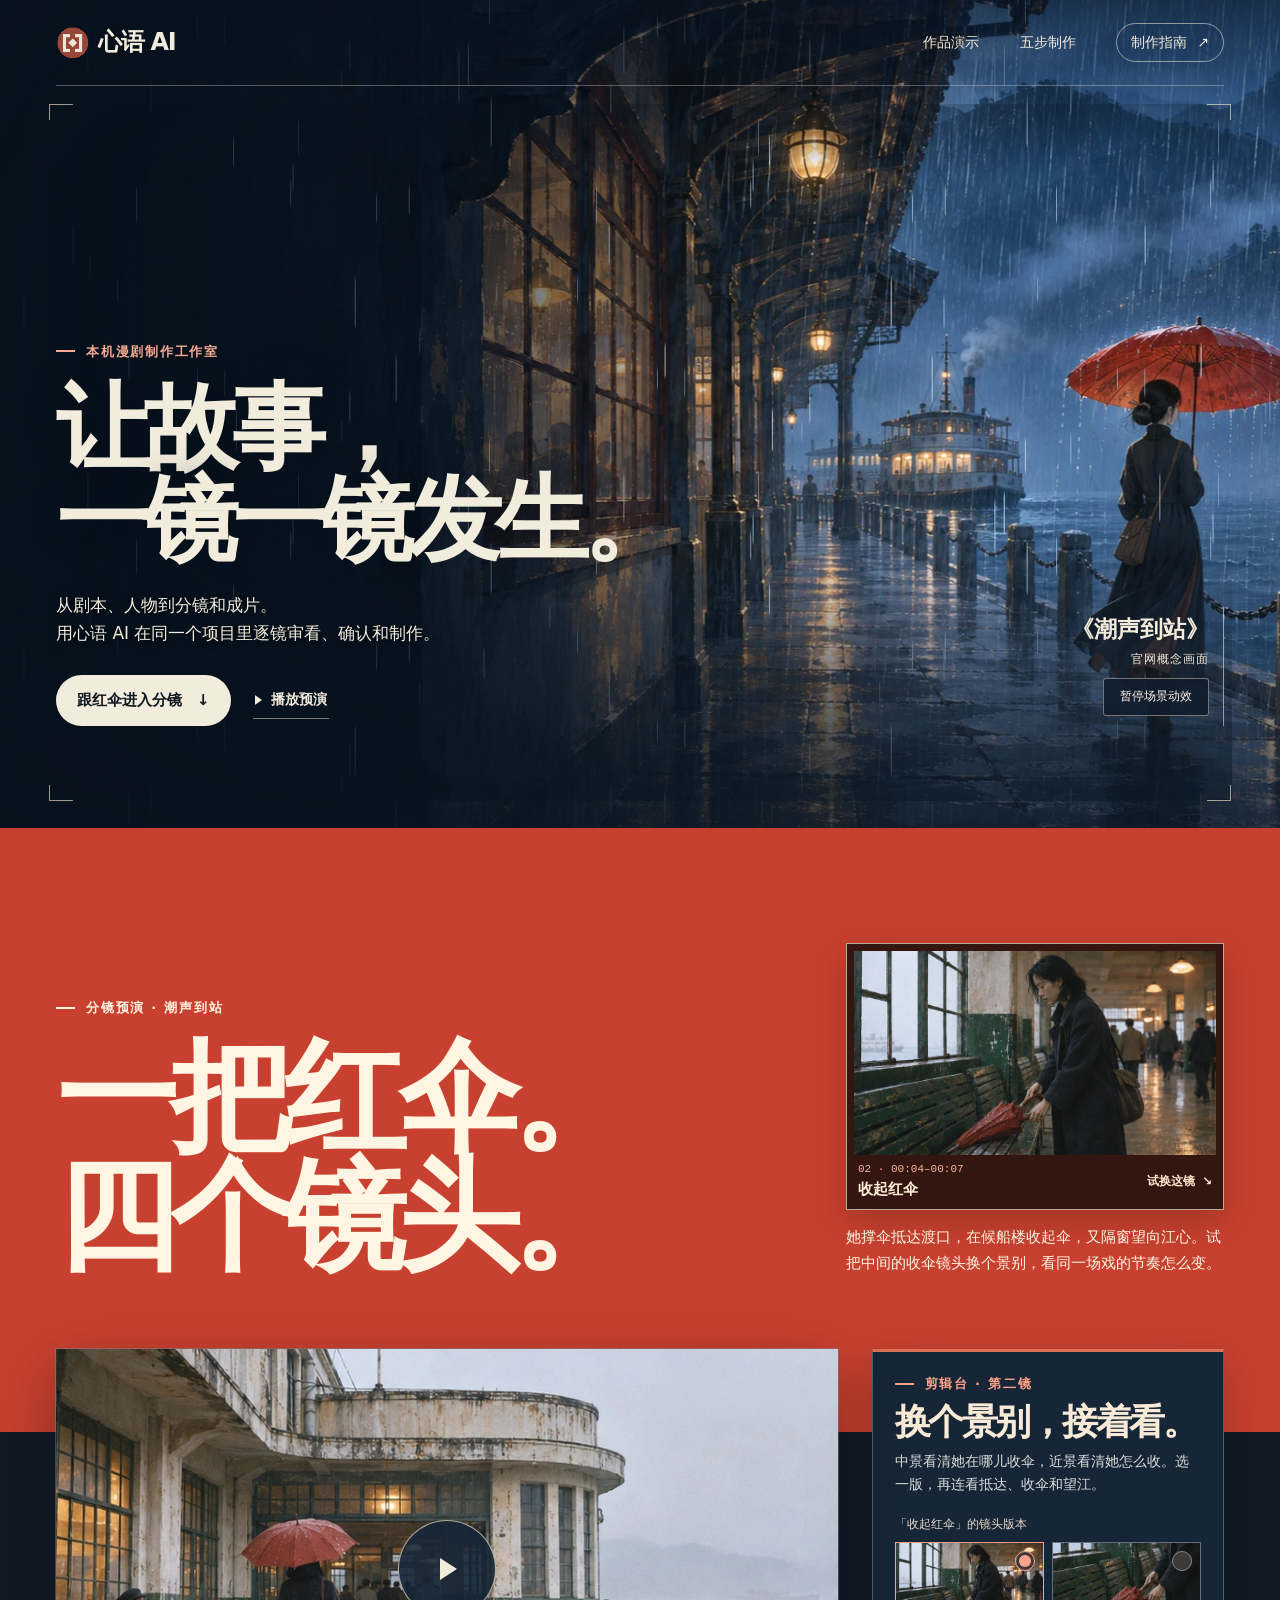
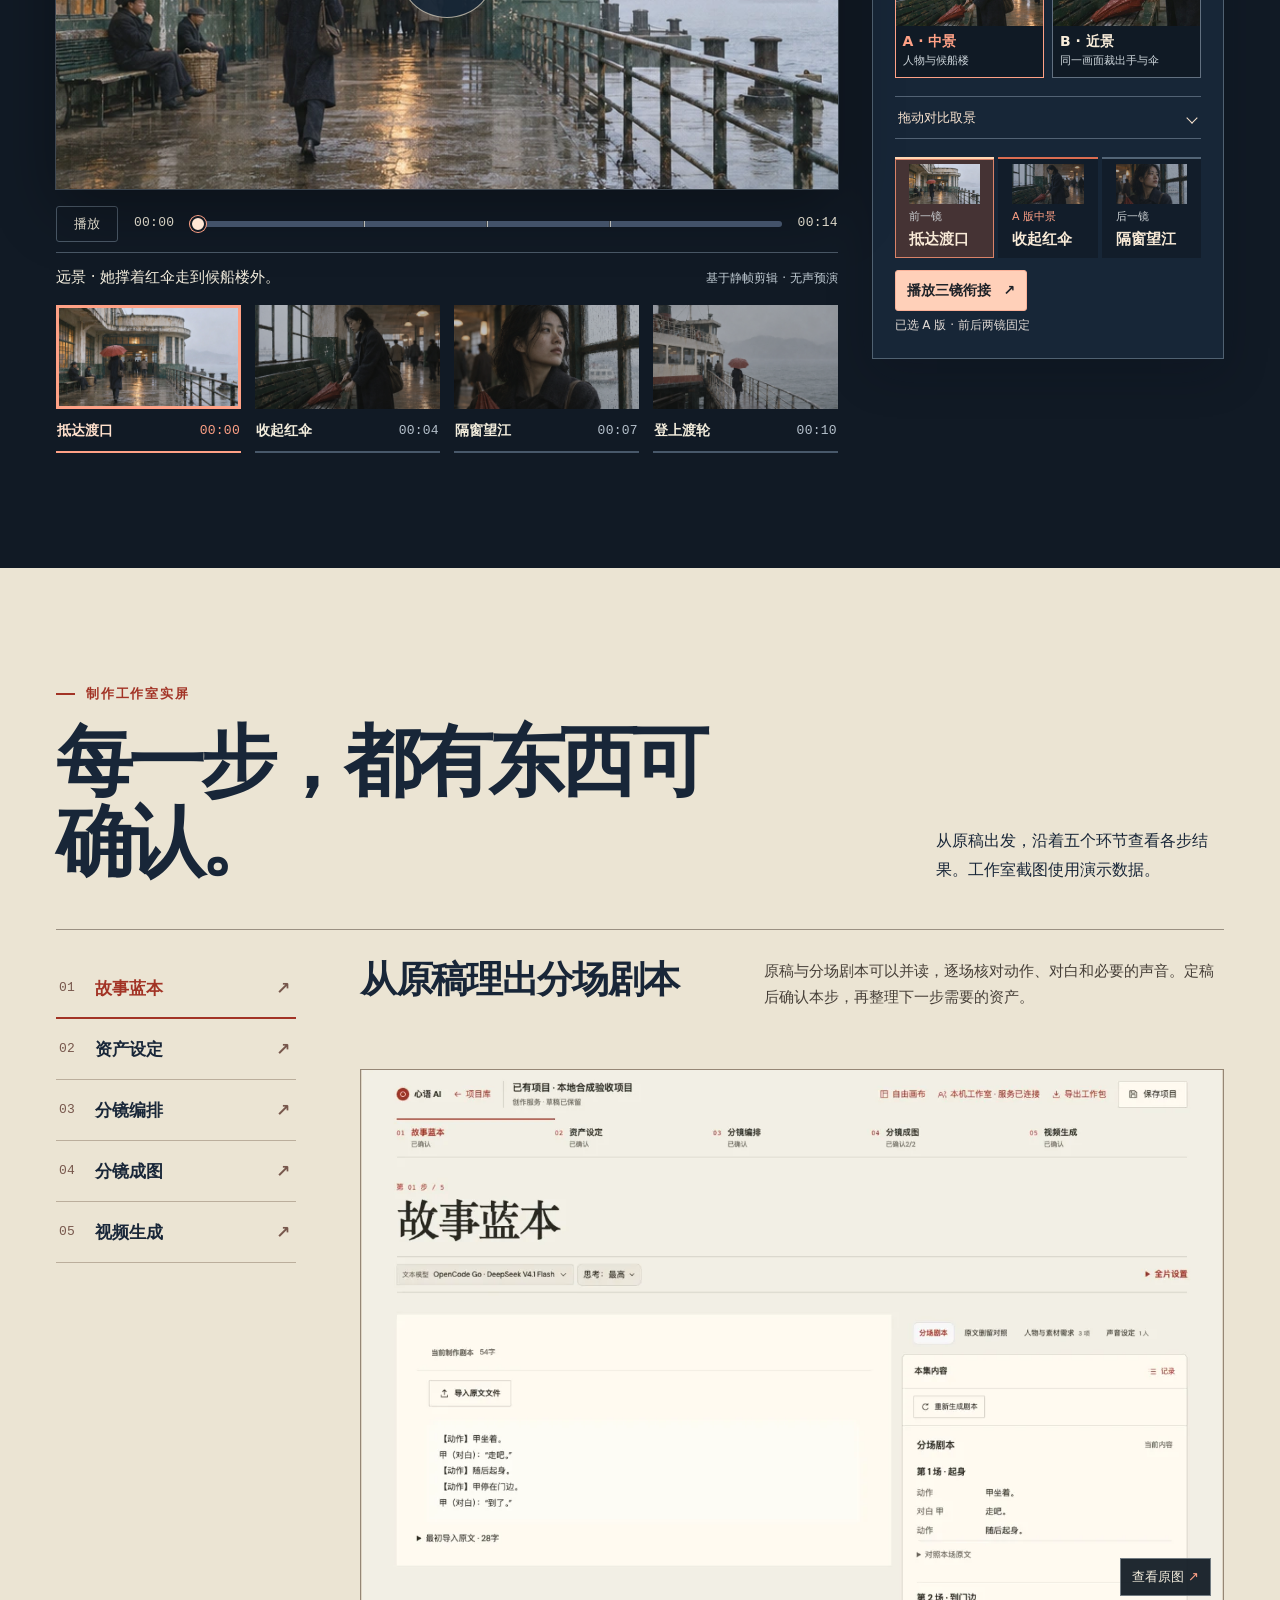
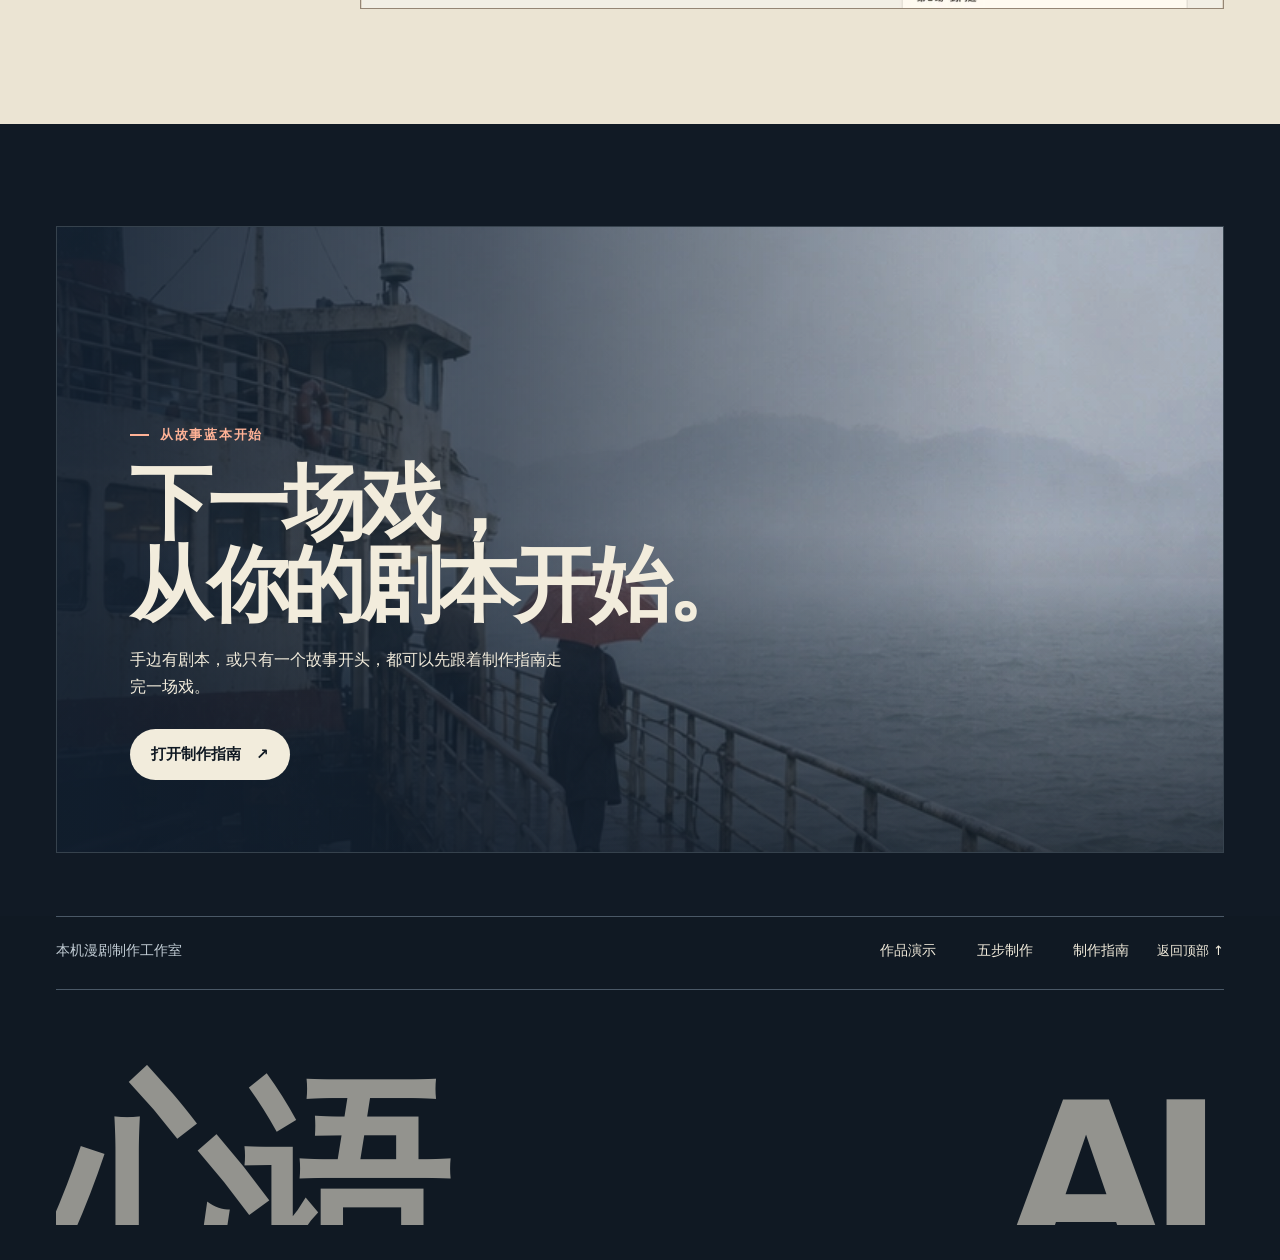
<file: index.html>
<!doctype html>
<html lang="zh-CN">
<head>
  <meta charset="utf-8">
  <meta name="viewport" content="width=device-width, initial-scale=1">
  <meta name="theme-color" content="#101923">
  <meta name="description" content="心语 AI 是本机运行的漫剧制作工作室。从剧本、资产和分镜开始，逐镜确认，合成成片。">
  <meta property="og:type" content="website">
  <meta property="og:title" content="心语 AI · 漫剧制作工作室">
  <meta property="og:description" content="从剧本到成片，逐镜确认。看《潮声到站》分镜预演和五步制作实屏。">
  <meta property="og:url" content="https://www.ss0100.com/">
  <meta property="og:image" content="https://www.ss0100.com/assets/new/cover.webp">
  <link rel="canonical" href="https://www.ss0100.com/">
  <link rel="icon" href="assets/new/mark.png" type="image/png">
  <link rel="stylesheet" href="assets/new/site.css?v=polish">
  <link rel="stylesheet" href="assets/new/scene-motion.css?v=polish">
  <link rel="stylesheet" href="assets/new/reel-motion.css">
  <link rel="stylesheet" href="assets/new/umbrella-relay.css?v=polish">
  <link rel="stylesheet" href="assets/new/edit-lab.css?v=polish">
  <link rel="stylesheet" href="assets/new/screening-deck.css?v=polish">
  <script defer src="assets/new/site.js?v=polish"></script>
  <script defer src="assets/new/scene-motion.js?v=polish"></script>
  <script defer src="assets/new/reel-motion.js?v=continuity"></script>
  <script defer src="assets/new/umbrella-relay.js?v=polish"></script>
  <script defer src="assets/new/edit-lab.js?v=polish"></script>
  <script defer src="assets/new/framing-demo.js"></script>
  <title>心语 AI · 漫剧制作工作室</title>
</head>
<body id="top">
  <a class="skip" href="#main">跳到正文</a>
  <header class="masthead wrap">
    <a class="brand" href="#top"><img src="assets/new/mark.png" width="33" height="33" alt="">心语 AI</a>
    <nav aria-label="主导航">
      <a href="#screening">作品演示</a>
      <a href="#workbench">五步制作</a>
      <a class="nav-guide" href="guide.html">制作指南 <span aria-hidden="true">↗</span></a>
    </nav>
  </header>

  <main id="main">
    <section class="hero" aria-labelledby="hero-title">
      <div class="hero-art">
        <img src="assets/new/cover.webp" width="1672" height="941" fetchpriority="high" alt="">
        <div class="weather-rain" aria-hidden="true"></div>
      </div>
      <div class="viewfinder" aria-hidden="true"></div>
      <div class="wrap hero-inner">
        <div class="hero-copy">
          <p class="eyebrow">本机漫剧制作工作室</p>
          <h1 id="hero-title"><span>让故事，</span><span>一镜一镜发生。</span></h1>
          <p>从剧本、人物到分镜和成片。<br class="wide">用心语 AI 在同一个项目里逐镜审看、确认和制作。</p>
          <div class="hero-actions">
            <a class="pill hero-play" href="#screening">跟红伞进入分镜 <span aria-hidden="true">↓</span></a>
            <a class="hero-watch" data-start href="#preview"><span class="play-icon" aria-hidden="true"></span>播放预演</a>
          </div>
        </div>
        <div class="hero-caption">
          <span>《潮声到站》</span><small>官网概念画面</small>
          <button id="scene-motion-toggle" type="button" hidden>暂停场景动效</button>
        </div>
      </div>
    </section>

    <section class="screening" id="screening" aria-labelledby="screening-title">
      <div class="red-intro">
        <div class="wrap story-intro">
          <div><p class="eyebrow">分镜预演 · 潮声到站</p><h2 id="screening-title">一把红伞。<br>四个镜头。</h2></div>
          <div class="relay-aside">
            <a class="relay-shot" href="#cut-editor">
              <span class="relay-still"><img src="assets/new/umbrella.webp" width="832" height="468" alt="候船楼里，她低头收起红伞"></span>
              <span class="relay-caption"><span><small>02 · 00:04–00:07</small><strong>收起红伞</strong></span><b>试换这镜 <span aria-hidden="true">↘</span></b></span>
            </a>
            <p>她撑伞抵达渡口，在候船楼收起伞，又隔窗望向江心。试把中间的收伞镜头换个景别，看同一场戏的节奏怎么变。</p>
          </div>
        </div>
      </div>
      <div class="wrap theater" id="preview">
        <div class="screening-deck">
          <div class="screening-player">
            <div class="projection">
              <video id="animatic" width="960" height="540" controls muted playsinline preload="metadata" poster="assets/new/arrival.webp" aria-label="潮声到站，无声分镜预演">
                <source src="assets/new/tide-animatic.mp4" type="video/mp4">
              </video>
              <canvas id="switch-frame" width="960" height="540" aria-hidden="true" hidden></canvas>
              <button id="screen-play" class="screen-play" type="button" aria-label="播放分镜预演" hidden><span class="play-icon" aria-hidden="true"></span></button>
            </div>
            <div class="transport" id="transport" hidden>
              <button type="button" id="play" class="control">播放</button>
              <span id="elapsed" class="timecode">00:00</span>
              <input type="range" id="seek" min="0" max="14" step="0.01" value="0" aria-label="定位分镜预演时间">
              <span id="duration" class="timecode">00:14</span>
            </div>
            <div class="reel-notes">
              <p id="frame-detail">远景 · 她撑着红伞走到候船楼外。</p>
              <p id="media-status" role="status">基于静帧剪辑 · 无声预演</p>
            </div>
            <div class="reel" aria-label="分镜章节">
              <button class="shot" data-shot="0" type="button" aria-pressed="true"><img src="assets/new/arrival.webp" width="832" height="468" loading="lazy" alt=""><span><strong>抵达渡口</strong><time datetime="PT0S">00:00</time></span></button>
              <button class="shot" data-shot="1" type="button" aria-pressed="false"><img src="assets/new/umbrella.webp" width="832" height="468" loading="lazy" alt=""><span><strong>收起红伞</strong><time datetime="PT4S">00:04</time></span></button>
              <button class="shot" data-shot="2" type="button" aria-pressed="false"><img src="assets/new/waiting.webp" width="832" height="468" loading="lazy" alt=""><span><strong>隔窗望江</strong><time datetime="PT7S">00:07</time></span></button>
              <button class="shot" data-shot="3" type="button" aria-pressed="false"><img src="assets/new/gangway.webp" width="832" height="468" loading="lazy" alt=""><span><strong>登上渡轮</strong><time datetime="PT10S">00:10</time></span></button>
            </div>
          </div>
          <section class="cut-lab" id="cut-editor" aria-labelledby="cut-title" data-take="a" hidden>
            <div class="cut-heading">
              <div>
                <p class="eyebrow">剪辑台 · 第二镜</p>
                <h3 id="cut-title">换个景别，接着看。</h3>
              </div>
              <p>中景看清她在哪儿收伞，近景看清她怎么收。选一版，再连看抵达、收伞和望江。</p>
            </div>
            <fieldset class="cut-options">
              <legend>「收起红伞」的镜头版本</legend>
              <label class="cut-option">
                <input type="radio" name="umbrella-take" value="a" checked>
                <img width="832" height="468" loading="lazy" src="assets/new/umbrella.webp" alt="">
                <span class="cut-option-text"><b>A · 中景</b><small>人物与候船楼</small></span>
              </label>
              <label class="cut-option">
                <input type="radio" name="umbrella-take" value="b">
                <img width="832" height="468" loading="lazy" src="assets/new/umbrella-detail.webp" alt="">
                <span class="cut-option-text"><b>B · 近景</b><small>同一画面裁出手与伞</small></span>
              </label>
            </fieldset>
            <details class="framing-demo">
              <summary>拖动对比取景</summary>
              <div class="framing-picture">
                <img width="832" height="468" src="assets/new/umbrella.webp" loading="lazy" alt="">
                <img width="832" height="468" src="assets/new/umbrella-detail.webp" loading="lazy" alt="">
                <span class="framing-label framing-left" aria-hidden="true">A 中景</span>
                <span class="framing-label framing-right" aria-hidden="true">B 近景</span>
                <span class="framing-line" aria-hidden="true"><b>‹ ›</b></span>
                <input type="range" min="0" max="100" value="50" step="1" aria-label="调整中景与近景的分界" aria-valuetext="中景占 50%，近景占 50%">
              </div>
            </details>
            <div class="cut-result">
              <ol class="cut-route" aria-label="三镜衔接">
                <li data-cut-phase="0"><img width="832" height="468" src="assets/new/arrival.webp" loading="lazy" alt=""><span>前一镜</span><b>抵达渡口</b></li>
                <li data-cut-phase="1" data-editable><img width="832" height="468" src="assets/new/umbrella.webp" loading="lazy" alt=""><span id="cut-take-label">A 版中景</span><b>收起红伞</b></li>
                <li data-cut-phase="2"><img width="832" height="468" src="assets/new/waiting.webp" loading="lazy" alt=""><span>后一镜</span><b>隔窗望江</b></li>
              </ol>
              <div class="cut-actions">
                <button type="button" id="cut-play" class="cut-play">播放三镜衔接 <span aria-hidden="true">↗</span></button>
                <p id="cut-status" class="cut-status" role="status">已选 A 版 · 前后两镜固定</p>
                <button type="button" id="cut-retry" class="cut-retry" hidden>重试加载</button>
              </div>
            </div>
          </section>
        </div>
      </div>
    </section>

    <section class="paper" id="workbench" aria-labelledby="workbench-title">
      <div class="wrap work">
        <div class="work-heading">
          <div><p class="eyebrow">制作工作室实屏</p><h2 id="workbench-title">每一步，都有东西可确认。</h2></div>
          <p>从原稿出发，沿着五个环节查看各步结果。工作室截图使用演示数据。</p>
        </div>
        <div class="desk">
          <div class="stage-tabs" role="tablist" aria-label="制作步骤" aria-orientation="vertical">
            <button id="tab-0" role="tab" type="button" aria-selected="true" aria-controls="stage-panel"><span>01</span>故事蓝本<span aria-hidden="true">↗</span></button>
            <button id="tab-1" role="tab" type="button" aria-selected="false" aria-controls="stage-panel" tabindex="-1"><span>02</span>资产设定<span aria-hidden="true">↗</span></button>
            <button id="tab-2" role="tab" type="button" aria-selected="false" aria-controls="stage-panel" tabindex="-1"><span>03</span>分镜编排<span aria-hidden="true">↗</span></button>
            <button id="tab-3" role="tab" type="button" aria-selected="false" aria-controls="stage-panel" tabindex="-1"><span>04</span>分镜成图<span aria-hidden="true">↗</span></button>
            <button id="tab-4" role="tab" type="button" aria-selected="false" aria-controls="stage-panel" tabindex="-1"><span>05</span>视频生成<span aria-hidden="true">↗</span></button>
          </div>
          <div id="stage-panel" class="stage-panel" role="tabpanel" aria-labelledby="tab-0" tabindex="0">
            <div class="stage-copy">
              <h3 id="stage-title">从原稿理出分场剧本</h3>
              <p id="stage-text">原稿与分场剧本可以并读，逐场核对动作、对白和必要的声音。定稿后确认本步，再整理下一步需要的资产。</p>
            </div>
            <button id="stage-open" class="stage-image" type="button" aria-haspopup="dialog" aria-label="放大当前步骤实屏">
              <img id="stage-preview" src="assets/new/step-source.webp" alt="故事蓝本与原始剧本并排的工作室实屏" width="1280" height="800" loading="lazy">
              <span>查看原图 <span aria-hidden="true">↗</span></span>
            </button>
            <p id="stage-load-status" class="stage-load-status" role="status"></p>
          </div>
        </div>
      </div>
    </section>

    <section class="closing" aria-labelledby="closing-title">
      <div class="wrap closing-frame">
        <img width="832" height="468" src="assets/new/gangway.webp" alt="" loading="lazy">
        <div class="harbor-mist" aria-hidden="true"></div>
        <div class="closing-copy">
          <p class="eyebrow">从故事蓝本开始</p>
          <h2 id="closing-title">下一场戏，<br>从你的剧本开始。</h2>
          <p>手边有剧本，或只有一个故事开头，都可以先跟着制作指南走完一场戏。</p>
          <a class="pill" href="guide.html">打开制作指南 <span aria-hidden="true">↗</span></a>
        </div>
      </div>
    </section>
  </main>

  <div class="relay-flight" aria-hidden="true" hidden>
    <div class="relay-object">
      <div class="relay-canopy"></div>
      <img src="assets/new/umbrella.webp" width="832" height="468" alt="">
      <div class="relay-frame"></div>
    </div>
  </div>

  <footer class="wrap tail">
    <div class="tail-top">
      <span>本机漫剧制作工作室</span>
      <nav aria-label="页尾导航"><a href="#screening">作品演示</a><a href="#workbench">五步制作</a><a href="guide.html">制作指南</a></nav>
      <a class="back-top" href="#top">返回顶部 ↑</a>
    </div>
    <a class="tail-mark" href="#top" aria-label="心语 AI，返回顶部"><span>心语</span><span>AI</span></a>
  </footer>

  <dialog id="stage-dialog" aria-labelledby="dialog-title">
    <div class="dialog-top"><h2 id="dialog-title">工作室实屏</h2><button type="button" id="zoom" aria-controls="dialog-image" aria-pressed="false">原图尺寸</button><form method="dialog"><button autofocus>关闭</button></form></div>
    <div class="dialog-image" id="dialog-image" tabindex="0" aria-label="实屏截图，使用原图尺寸可滚动查看">
      <img id="dialog-preview" alt="" width="1280" height="800">
    </div>
  </dialog>
</body>
</html>
</file>
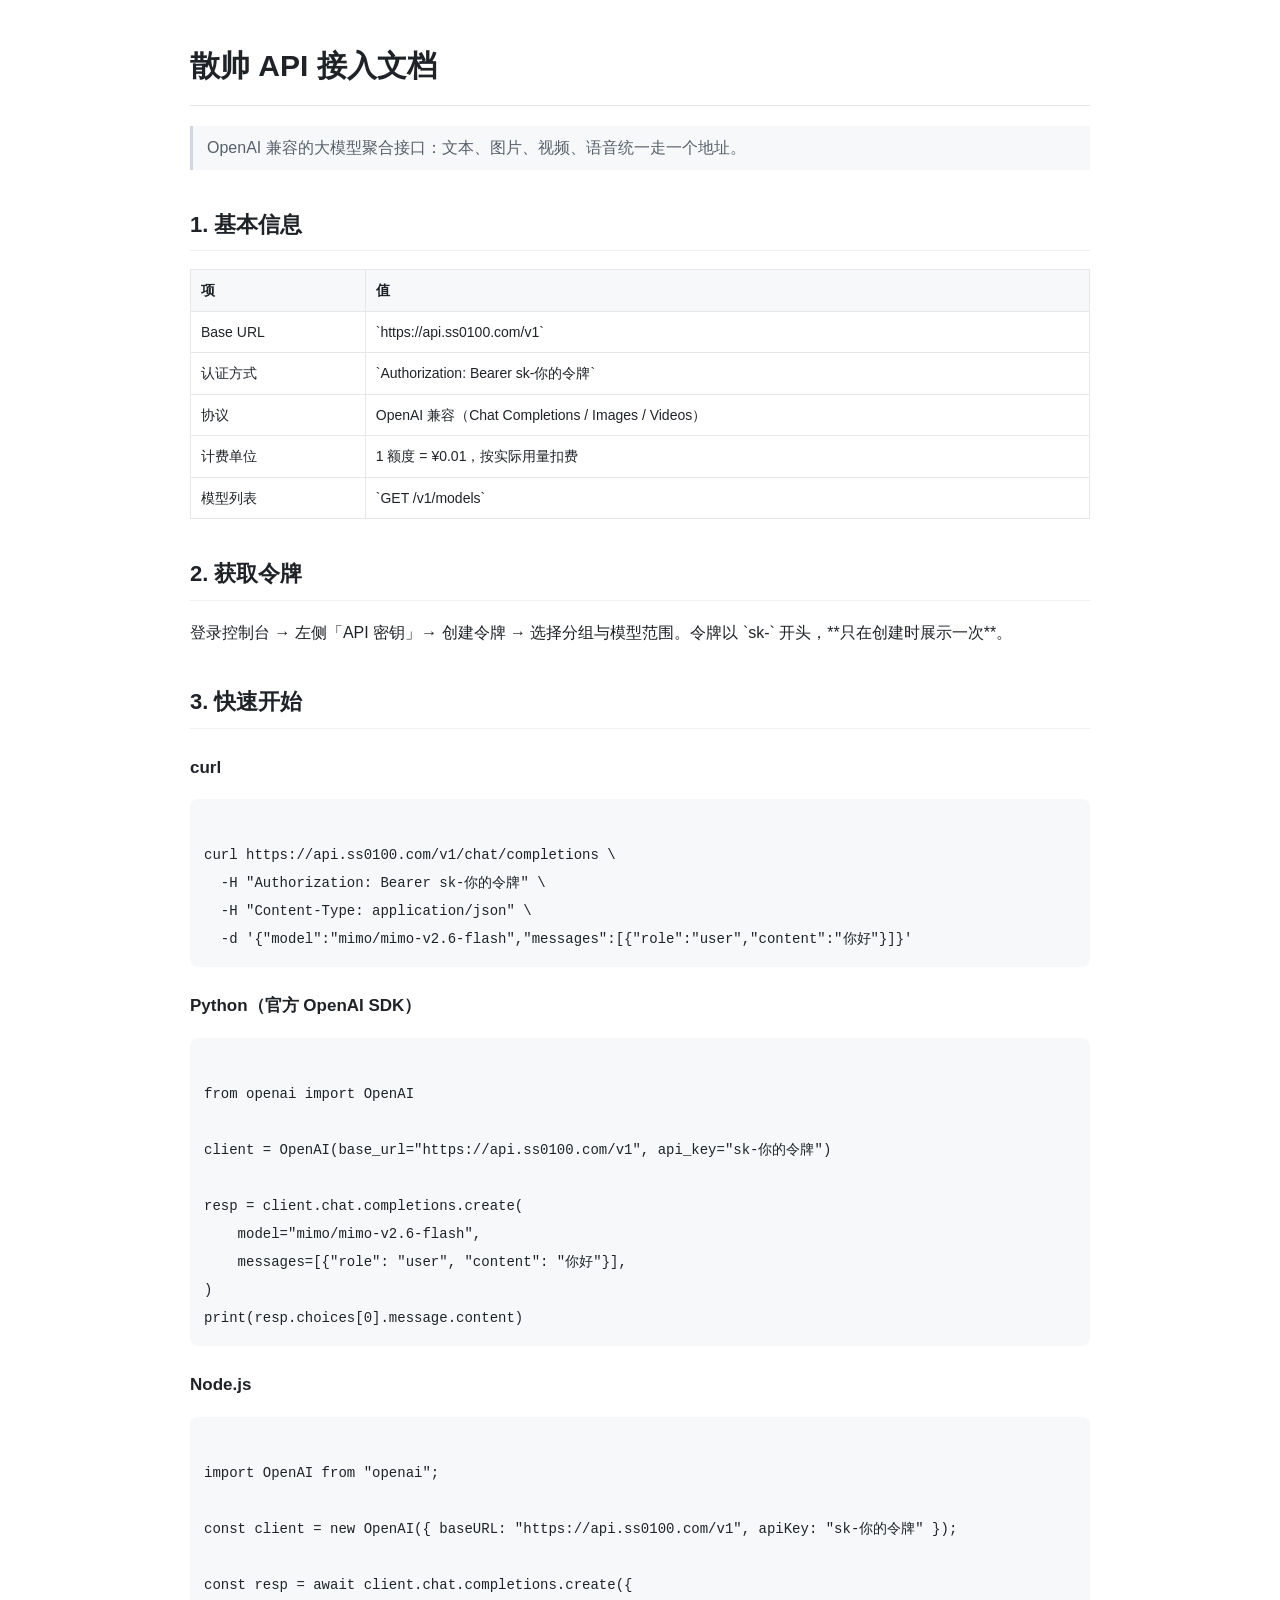
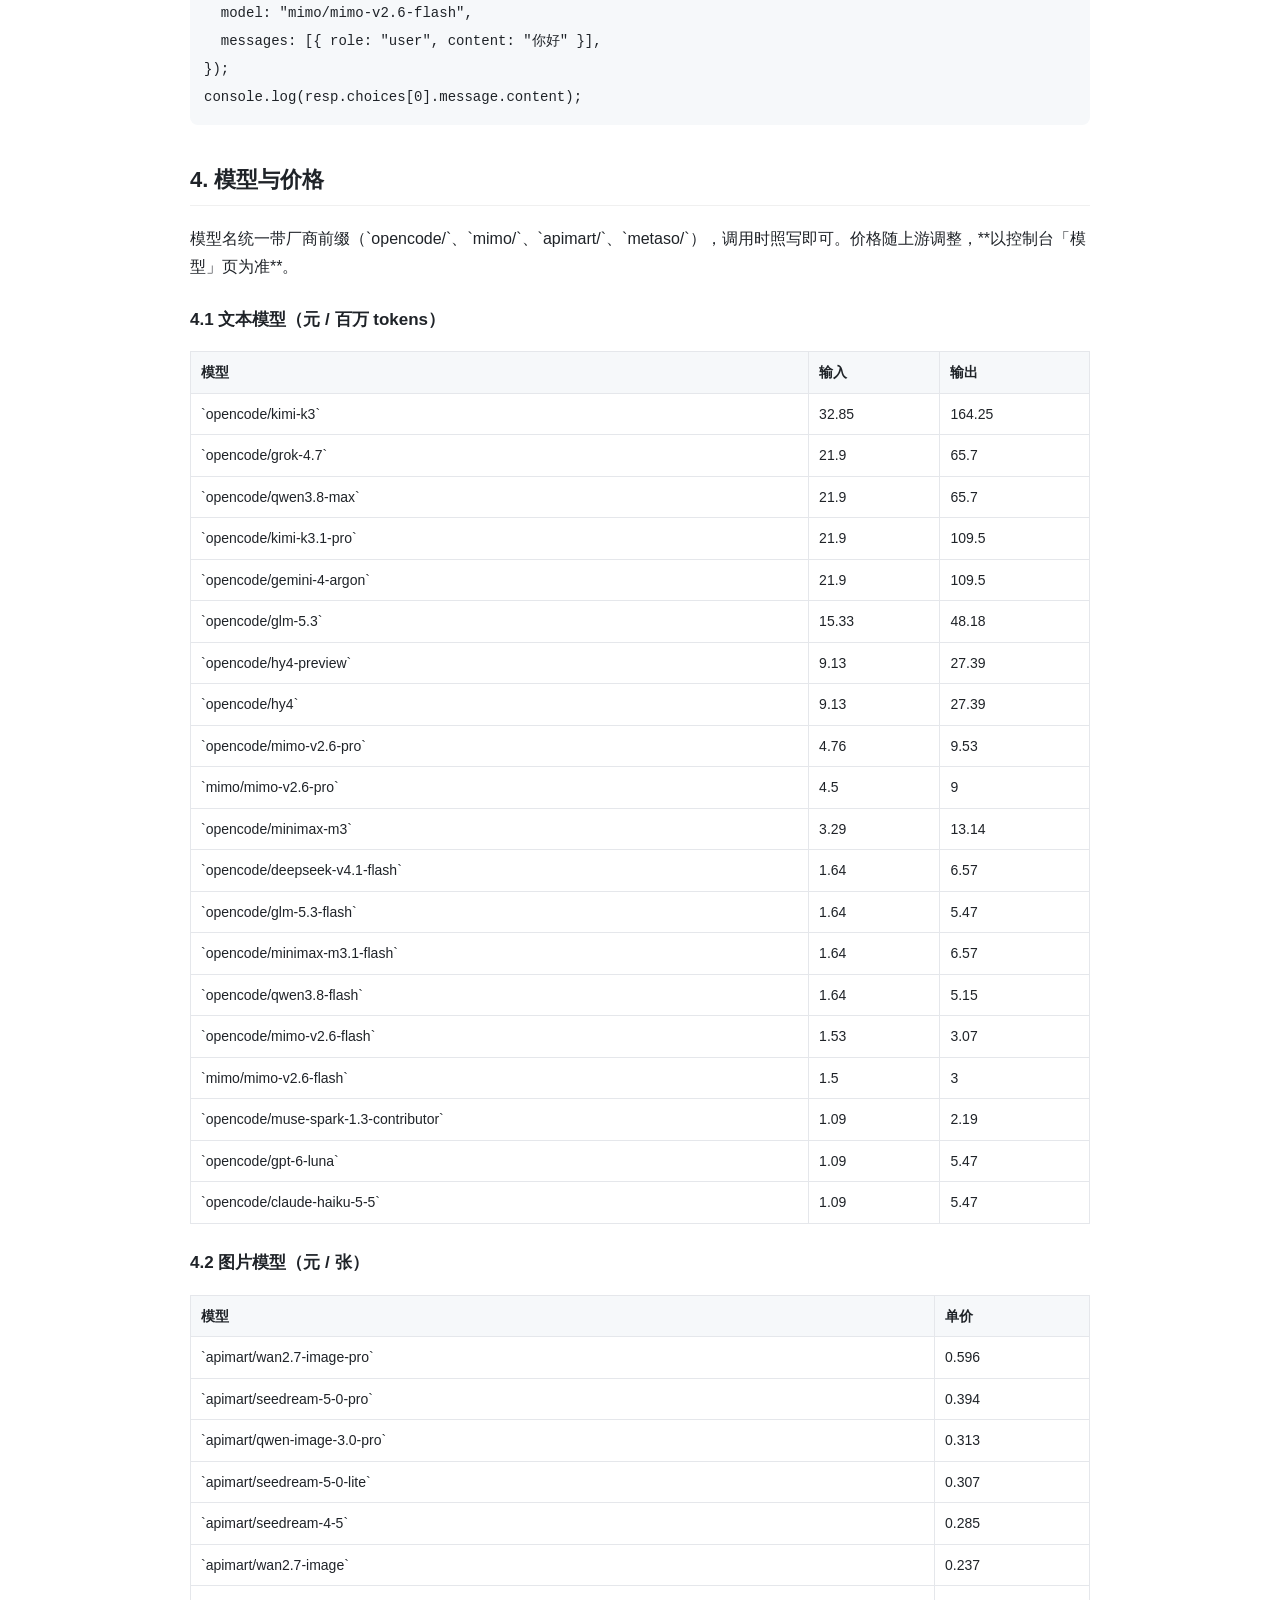
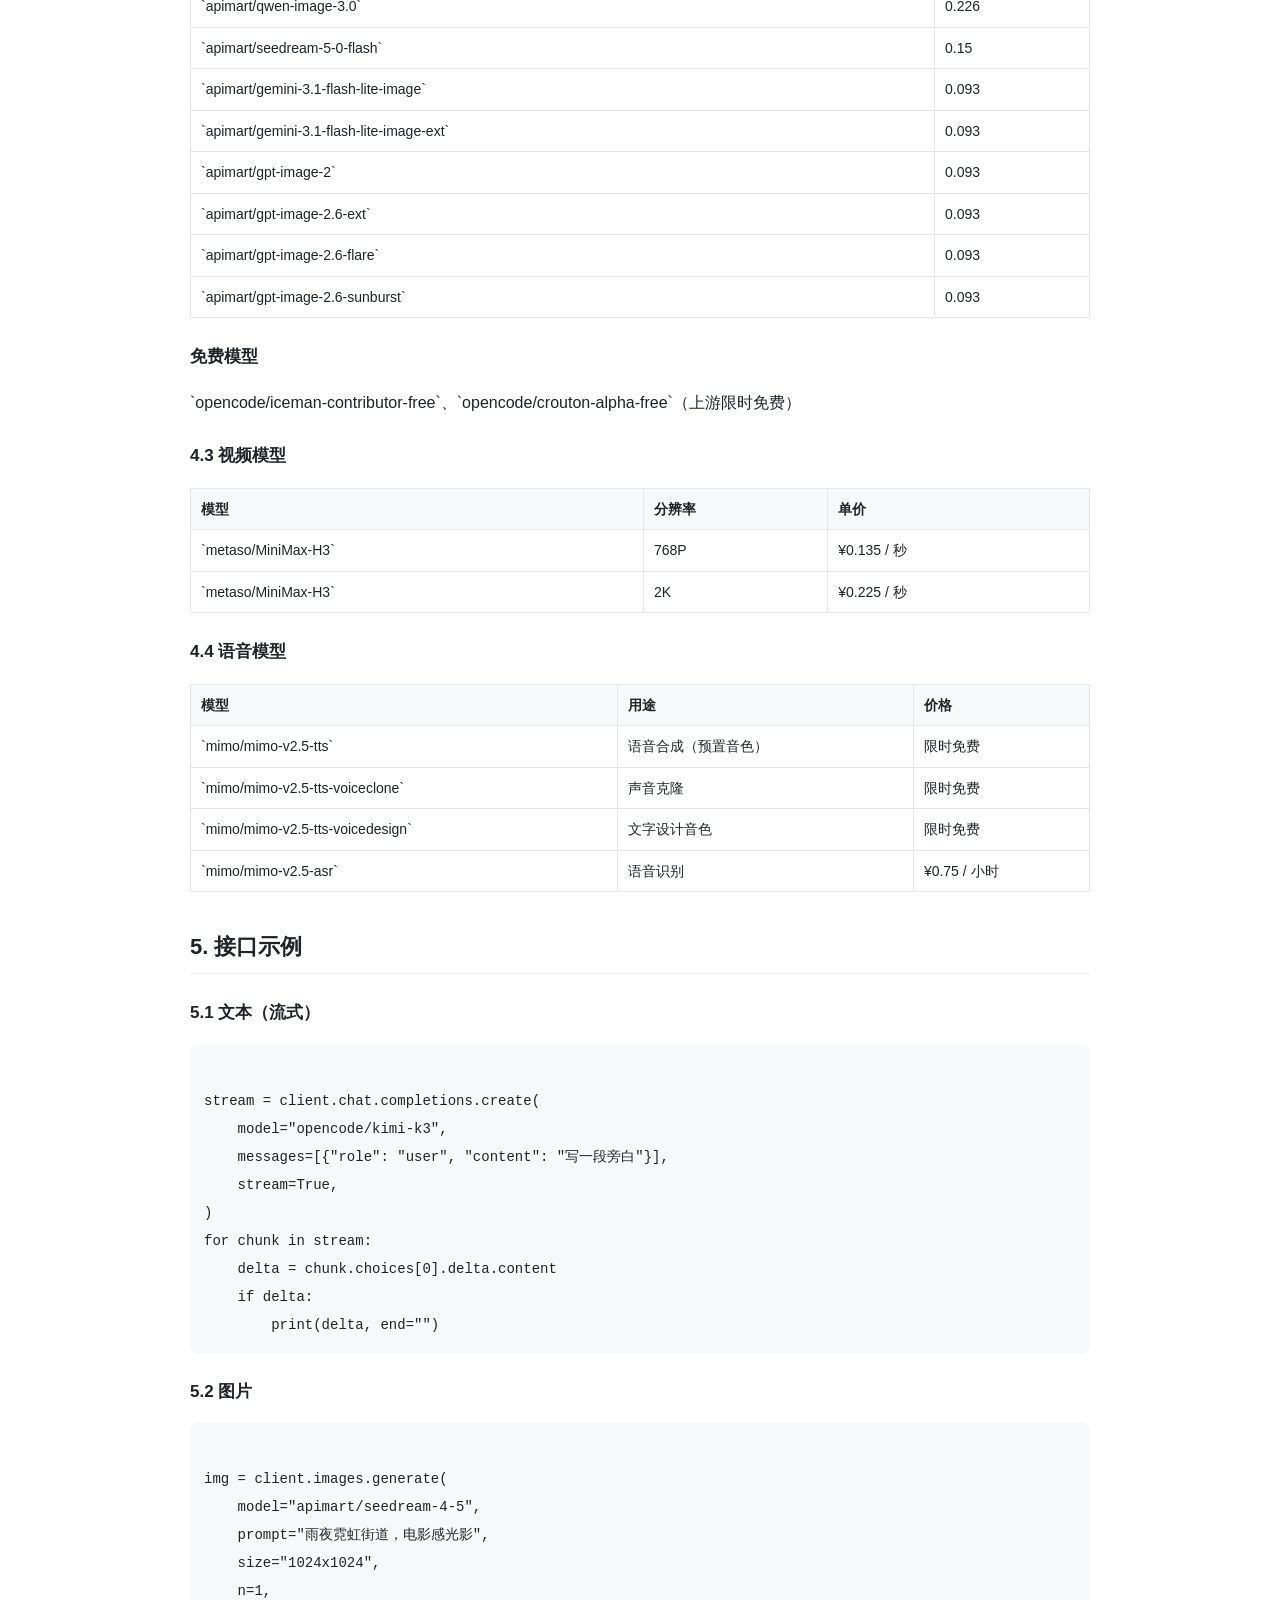
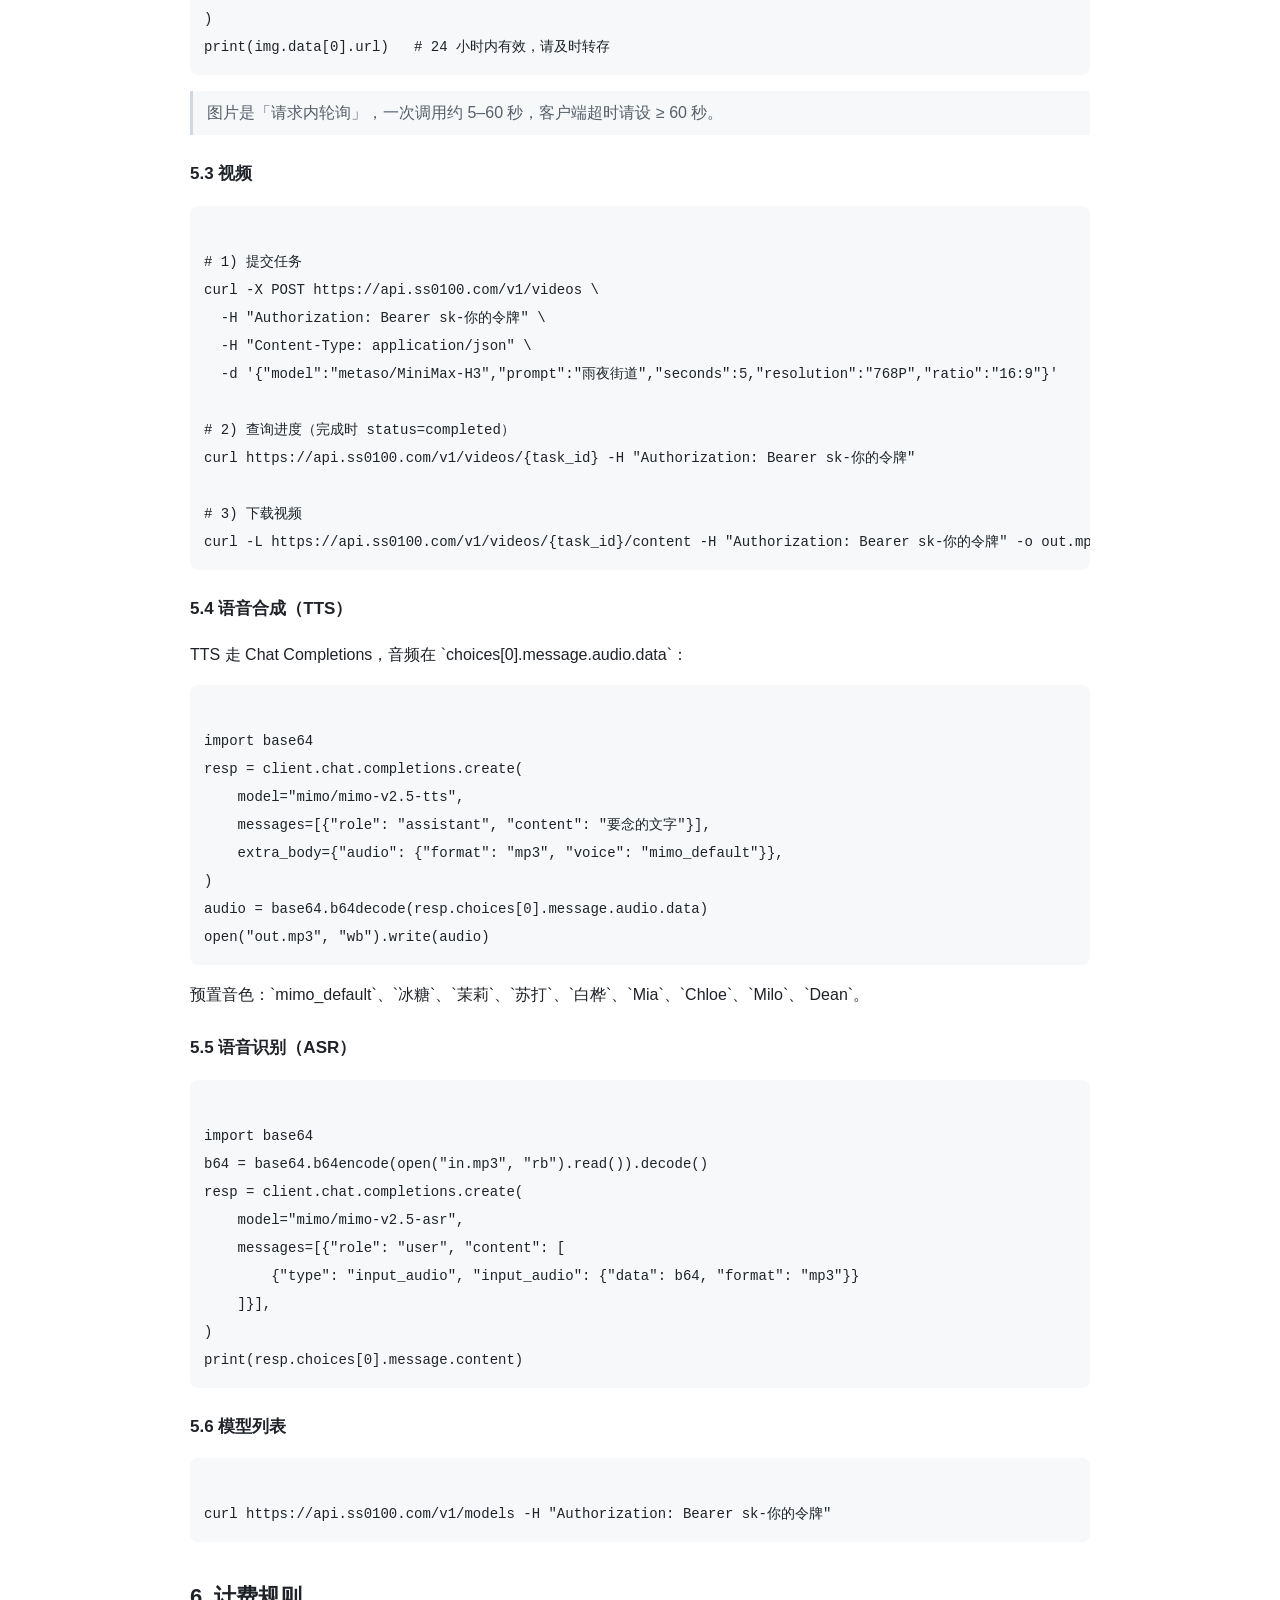
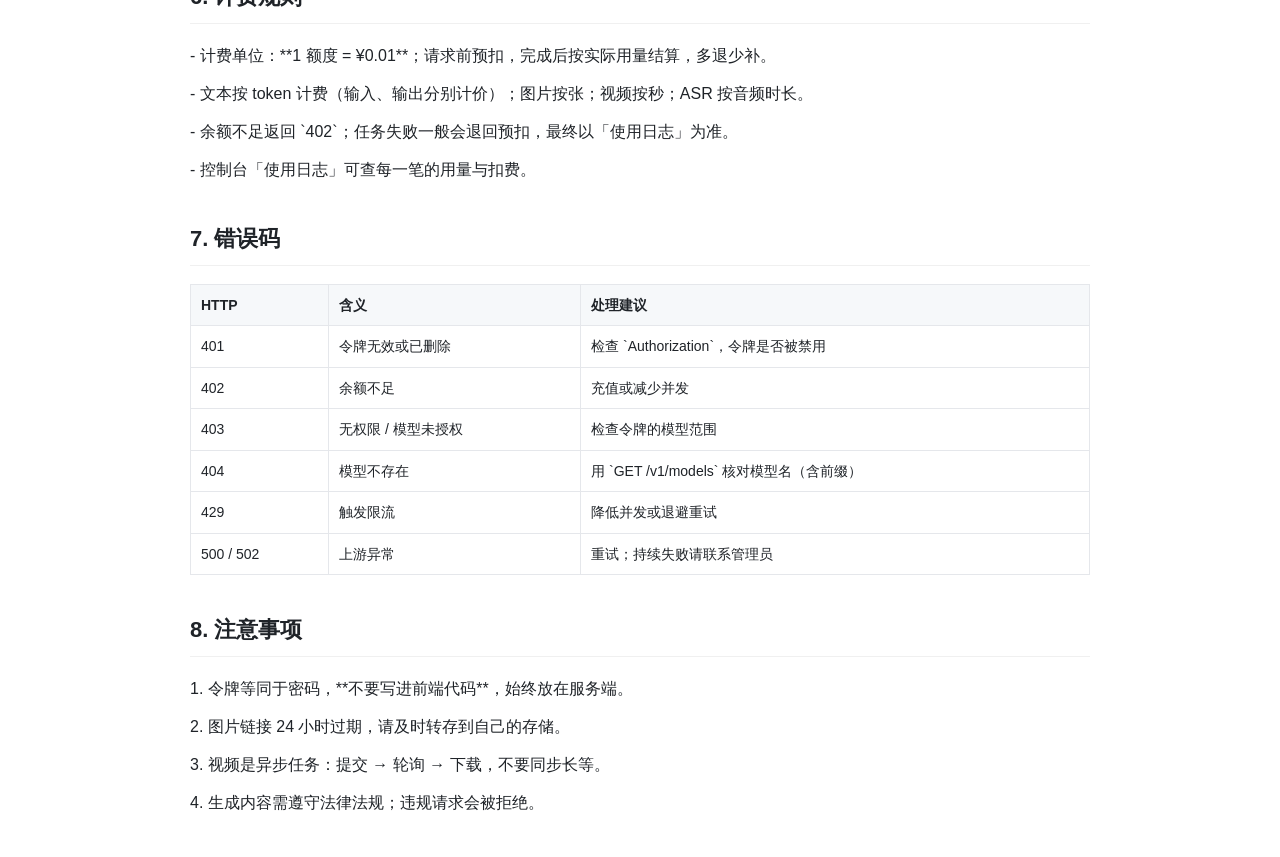
<file: docs/index.html>
<!doctype html>
<html lang="zh-CN"><head><meta charset="utf-8">
<meta name="viewport" content="width=device-width,initial-scale=1">
<title>散帅 API 接入文档</title>
<style>
body{max-width:900px;margin:40px auto;padding:0 20px;font:16px/1.75 -apple-system,"PingFang SC","Microsoft YaHei",sans-serif;color:#1f2328}
h1{font-size:30px;border-bottom:1px solid #e5e7eb;padding-bottom:12px}
h2{margin-top:36px;font-size:22px;border-bottom:1px solid #f0f0f0;padding-bottom:6px}
h3{margin-top:24px;font-size:17px}
pre{background:#f6f8fa;padding:14px;border-radius:8px;overflow:auto}
code{font-family:ui-monospace,Consolas,monospace;font-size:14px}
table{border-collapse:collapse;width:100%;margin:12px 0;font-size:14px}
th,td{border:1px solid #e5e7eb;padding:8px 10px;text-align:left}
th{background:#f6f8fa}
blockquote{margin:12px 0;padding:8px 14px;border-left:3px solid #d0d7de;color:#57606a;background:#f6f8fa}
p{margin:10px 0}
</style></head><body>
<h1>散帅 API 接入文档
</h1>
<blockquote>OpenAI 兼容的大模型聚合接口：文本、图片、视频、语音统一走一个地址。
</blockquote>
<h2>1. 基本信息
</h2>
<table><thead><tr><th>项</th><th>值</th></tr></thead><tbody>
<tr><td>Base URL</td><td>`https://api.ss0100.com/v1`</td></tr>
<tr><td>认证方式</td><td>`Authorization: Bearer sk-你的令牌`</td></tr>
<tr><td>协议</td><td>OpenAI 兼容（Chat Completions / Images / Videos）</td></tr>
<tr><td>计费单位</td><td>1 额度 = ¥0.01，按实际用量扣费</td></tr>
<tr><td>模型列表</td><td>`GET /v1/models`</td></tr>
</tbody></table>

<h2>2. 获取令牌
</h2>
<p>登录控制台 → 左侧「API 密钥」→ 创建令牌 → 选择分组与模型范围。令牌以 `sk-` 开头，**只在创建时展示一次**。
</p>
<h2>3. 快速开始
</h2>
<h3>curl
</h3>
<pre><code data-lang="bash">
curl https://api.ss0100.com/v1/chat/completions \
  -H &quot;Authorization: Bearer sk-你的令牌&quot; \
  -H &quot;Content-Type: application/json&quot; \
  -d &#x27;{&quot;model&quot;:&quot;mimo/mimo-v2.6-flash&quot;,&quot;messages&quot;:[{&quot;role&quot;:&quot;user&quot;,&quot;content&quot;:&quot;你好&quot;}]}&#x27;
</code></pre>
<h3>Python（官方 OpenAI SDK）
</h3>
<pre><code data-lang="python">
from openai import OpenAI

client = OpenAI(base_url=&quot;https://api.ss0100.com/v1&quot;, api_key=&quot;sk-你的令牌&quot;)

resp = client.chat.completions.create(
    model=&quot;mimo/mimo-v2.6-flash&quot;,
    messages=[{&quot;role&quot;: &quot;user&quot;, &quot;content&quot;: &quot;你好&quot;}],
)
print(resp.choices[0].message.content)
</code></pre>
<h3>Node.js
</h3>
<pre><code data-lang="js">
import OpenAI from &quot;openai&quot;;

const client = new OpenAI({ baseURL: &quot;https://api.ss0100.com/v1&quot;, apiKey: &quot;sk-你的令牌&quot; });

const resp = await client.chat.completions.create({
  model: &quot;mimo/mimo-v2.6-flash&quot;,
  messages: [{ role: &quot;user&quot;, content: &quot;你好&quot; }],
});
console.log(resp.choices[0].message.content);
</code></pre>
<h2>4. 模型与价格
</h2>
<p>模型名统一带厂商前缀（`opencode/`、`mimo/`、`apimart/`、`metaso/`），调用时照写即可。价格随上游调整，**以控制台「模型」页为准**。
</p>
<h3>4.1 文本模型（元 / 百万 tokens）
</h3>
<table><thead><tr><th>模型</th><th>输入</th><th>输出</th></tr></thead><tbody>
<tr><td>`opencode/kimi-k3`</td><td>32.85</td><td>164.25</td></tr>
<tr><td>`opencode/grok-4.7`</td><td>21.9</td><td>65.7</td></tr>
<tr><td>`opencode/qwen3.8-max`</td><td>21.9</td><td>65.7</td></tr>
<tr><td>`opencode/kimi-k3.1-pro`</td><td>21.9</td><td>109.5</td></tr>
<tr><td>`opencode/gemini-4-argon`</td><td>21.9</td><td>109.5</td></tr>
<tr><td>`opencode/glm-5.3`</td><td>15.33</td><td>48.18</td></tr>
<tr><td>`opencode/hy4-preview`</td><td>9.13</td><td>27.39</td></tr>
<tr><td>`opencode/hy4`</td><td>9.13</td><td>27.39</td></tr>
<tr><td>`opencode/mimo-v2.6-pro`</td><td>4.76</td><td>9.53</td></tr>
<tr><td>`mimo/mimo-v2.6-pro`</td><td>4.5</td><td>9</td></tr>
<tr><td>`opencode/minimax-m3`</td><td>3.29</td><td>13.14</td></tr>
<tr><td>`opencode/deepseek-v4.1-flash`</td><td>1.64</td><td>6.57</td></tr>
<tr><td>`opencode/glm-5.3-flash`</td><td>1.64</td><td>5.47</td></tr>
<tr><td>`opencode/minimax-m3.1-flash`</td><td>1.64</td><td>6.57</td></tr>
<tr><td>`opencode/qwen3.8-flash`</td><td>1.64</td><td>5.15</td></tr>
<tr><td>`opencode/mimo-v2.6-flash`</td><td>1.53</td><td>3.07</td></tr>
<tr><td>`mimo/mimo-v2.6-flash`</td><td>1.5</td><td>3</td></tr>
<tr><td>`opencode/muse-spark-1.3-contributor`</td><td>1.09</td><td>2.19</td></tr>
<tr><td>`opencode/gpt-6-luna`</td><td>1.09</td><td>5.47</td></tr>
<tr><td>`opencode/claude-haiku-5-5`</td><td>1.09</td><td>5.47</td></tr>
</tbody></table>

<h3>4.2 图片模型（元 / 张）
</h3>
<table><thead><tr><th>模型</th><th>单价</th></tr></thead><tbody>
<tr><td>`apimart/wan2.7-image-pro`</td><td>0.596</td></tr>
<tr><td>`apimart/seedream-5-0-pro`</td><td>0.394</td></tr>
<tr><td>`apimart/qwen-image-3.0-pro`</td><td>0.313</td></tr>
<tr><td>`apimart/seedream-5-0-lite`</td><td>0.307</td></tr>
<tr><td>`apimart/seedream-4-5`</td><td>0.285</td></tr>
<tr><td>`apimart/wan2.7-image`</td><td>0.237</td></tr>
<tr><td>`apimart/qwen-image-3.0`</td><td>0.226</td></tr>
<tr><td>`apimart/seedream-5-0-flash`</td><td>0.15</td></tr>
<tr><td>`apimart/gemini-3.1-flash-lite-image`</td><td>0.093</td></tr>
<tr><td>`apimart/gemini-3.1-flash-lite-image-ext`</td><td>0.093</td></tr>
<tr><td>`apimart/gpt-image-2`</td><td>0.093</td></tr>
<tr><td>`apimart/gpt-image-2.6-ext`</td><td>0.093</td></tr>
<tr><td>`apimart/gpt-image-2.6-flare`</td><td>0.093</td></tr>
<tr><td>`apimart/gpt-image-2.6-sunburst`</td><td>0.093</td></tr>
</tbody></table>

<h3>免费模型
</h3>
<p>`opencode/iceman-contributor-free`、`opencode/crouton-alpha-free`（上游限时免费）
</p>
<h3>4.3 视频模型
</h3>
<table><thead><tr><th>模型</th><th>分辨率</th><th>单价</th></tr></thead><tbody>
<tr><td>`metaso/MiniMax-H3`</td><td>768P</td><td>¥0.135 / 秒</td></tr>
<tr><td>`metaso/MiniMax-H3`</td><td>2K</td><td>¥0.225 / 秒</td></tr>
</tbody></table>

<h3>4.4 语音模型
</h3>
<table><thead><tr><th>模型</th><th>用途</th><th>价格</th></tr></thead><tbody>
<tr><td>`mimo/mimo-v2.5-tts`</td><td>语音合成（预置音色）</td><td>限时免费</td></tr>
<tr><td>`mimo/mimo-v2.5-tts-voiceclone`</td><td>声音克隆</td><td>限时免费</td></tr>
<tr><td>`mimo/mimo-v2.5-tts-voicedesign`</td><td>文字设计音色</td><td>限时免费</td></tr>
<tr><td>`mimo/mimo-v2.5-asr`</td><td>语音识别</td><td>¥0.75 / 小时</td></tr>
</tbody></table>

<h2>5. 接口示例
</h2>
<h3>5.1 文本（流式）
</h3>
<pre><code data-lang="python">
stream = client.chat.completions.create(
    model=&quot;opencode/kimi-k3&quot;,
    messages=[{&quot;role&quot;: &quot;user&quot;, &quot;content&quot;: &quot;写一段旁白&quot;}],
    stream=True,
)
for chunk in stream:
    delta = chunk.choices[0].delta.content
    if delta:
        print(delta, end=&quot;&quot;)
</code></pre>
<h3>5.2 图片
</h3>
<pre><code data-lang="python">
img = client.images.generate(
    model=&quot;apimart/seedream-4-5&quot;,
    prompt=&quot;雨夜霓虹街道，电影感光影&quot;,
    size=&quot;1024x1024&quot;,
    n=1,
)
print(img.data[0].url)   # 24 小时内有效，请及时转存
</code></pre>
<blockquote>图片是「请求内轮询」，一次调用约 5–60 秒，客户端超时请设 ≥ 60 秒。
</blockquote>
<h3>5.3 视频
</h3>
<pre><code data-lang="bash">
# 1) 提交任务
curl -X POST https://api.ss0100.com/v1/videos \
  -H &quot;Authorization: Bearer sk-你的令牌&quot; \
  -H &quot;Content-Type: application/json&quot; \
  -d &#x27;{&quot;model&quot;:&quot;metaso/MiniMax-H3&quot;,&quot;prompt&quot;:&quot;雨夜街道&quot;,&quot;seconds&quot;:5,&quot;resolution&quot;:&quot;768P&quot;,&quot;ratio&quot;:&quot;16:9&quot;}&#x27;

# 2) 查询进度（完成时 status=completed）
curl https://api.ss0100.com/v1/videos/{task_id} -H &quot;Authorization: Bearer sk-你的令牌&quot;

# 3) 下载视频
curl -L https://api.ss0100.com/v1/videos/{task_id}/content -H &quot;Authorization: Bearer sk-你的令牌&quot; -o out.mp4
</code></pre>
<h3>5.4 语音合成（TTS）
</h3>
<p>TTS 走 Chat Completions，音频在 `choices[0].message.audio.data`：
</p>
<pre><code data-lang="python">
import base64
resp = client.chat.completions.create(
    model=&quot;mimo/mimo-v2.5-tts&quot;,
    messages=[{&quot;role&quot;: &quot;assistant&quot;, &quot;content&quot;: &quot;要念的文字&quot;}],
    extra_body={&quot;audio&quot;: {&quot;format&quot;: &quot;mp3&quot;, &quot;voice&quot;: &quot;mimo_default&quot;}},
)
audio = base64.b64decode(resp.choices[0].message.audio.data)
open(&quot;out.mp3&quot;, &quot;wb&quot;).write(audio)
</code></pre>
<p>预置音色：`mimo_default`、`冰糖`、`茉莉`、`苏打`、`白桦`、`Mia`、`Chloe`、`Milo`、`Dean`。
</p>
<h3>5.5 语音识别（ASR）
</h3>
<pre><code data-lang="python">
import base64
b64 = base64.b64encode(open(&quot;in.mp3&quot;, &quot;rb&quot;).read()).decode()
resp = client.chat.completions.create(
    model=&quot;mimo/mimo-v2.5-asr&quot;,
    messages=[{&quot;role&quot;: &quot;user&quot;, &quot;content&quot;: [
        {&quot;type&quot;: &quot;input_audio&quot;, &quot;input_audio&quot;: {&quot;data&quot;: b64, &quot;format&quot;: &quot;mp3&quot;}}
    ]}],
)
print(resp.choices[0].message.content)
</code></pre>
<h3>5.6 模型列表
</h3>
<pre><code data-lang="bash">
curl https://api.ss0100.com/v1/models -H &quot;Authorization: Bearer sk-你的令牌&quot;
</code></pre>
<h2>6. 计费规则
</h2>
<p>- 计费单位：**1 额度 = ¥0.01**；请求前预扣，完成后按实际用量结算，多退少补。</p>
<p>- 文本按 token 计费（输入、输出分别计价）；图片按张；视频按秒；ASR 按音频时长。</p>
<p>- 余额不足返回 `402`；任务失败一般会退回预扣，最终以「使用日志」为准。</p>
<p>- 控制台「使用日志」可查每一笔的用量与扣费。
</p>
<h2>7. 错误码
</h2>
<table><thead><tr><th>HTTP</th><th>含义</th><th>处理建议</th></tr></thead><tbody>
<tr><td>401</td><td>令牌无效或已删除</td><td>检查 `Authorization`，令牌是否被禁用</td></tr>
<tr><td>402</td><td>余额不足</td><td>充值或减少并发</td></tr>
<tr><td>403</td><td>无权限 / 模型未授权</td><td>检查令牌的模型范围</td></tr>
<tr><td>404</td><td>模型不存在</td><td>用 `GET /v1/models` 核对模型名（含前缀）</td></tr>
<tr><td>429</td><td>触发限流</td><td>降低并发或退避重试</td></tr>
<tr><td>500 / 502</td><td>上游异常</td><td>重试；持续失败请联系管理员</td></tr>
</tbody></table>

<h2>8. 注意事项
</h2>
<p>1. 令牌等同于密码，**不要写进前端代码**，始终放在服务端。</p>
<p>2. 图片链接 24 小时过期，请及时转存到自己的存储。</p>
<p>3. 视频是异步任务：提交 → 轮询 → 下载，不要同步长等。</p>
<p>4. 生成内容需遵守法律法规；违规请求会被拒绝。</p>

</body></html>
</file>
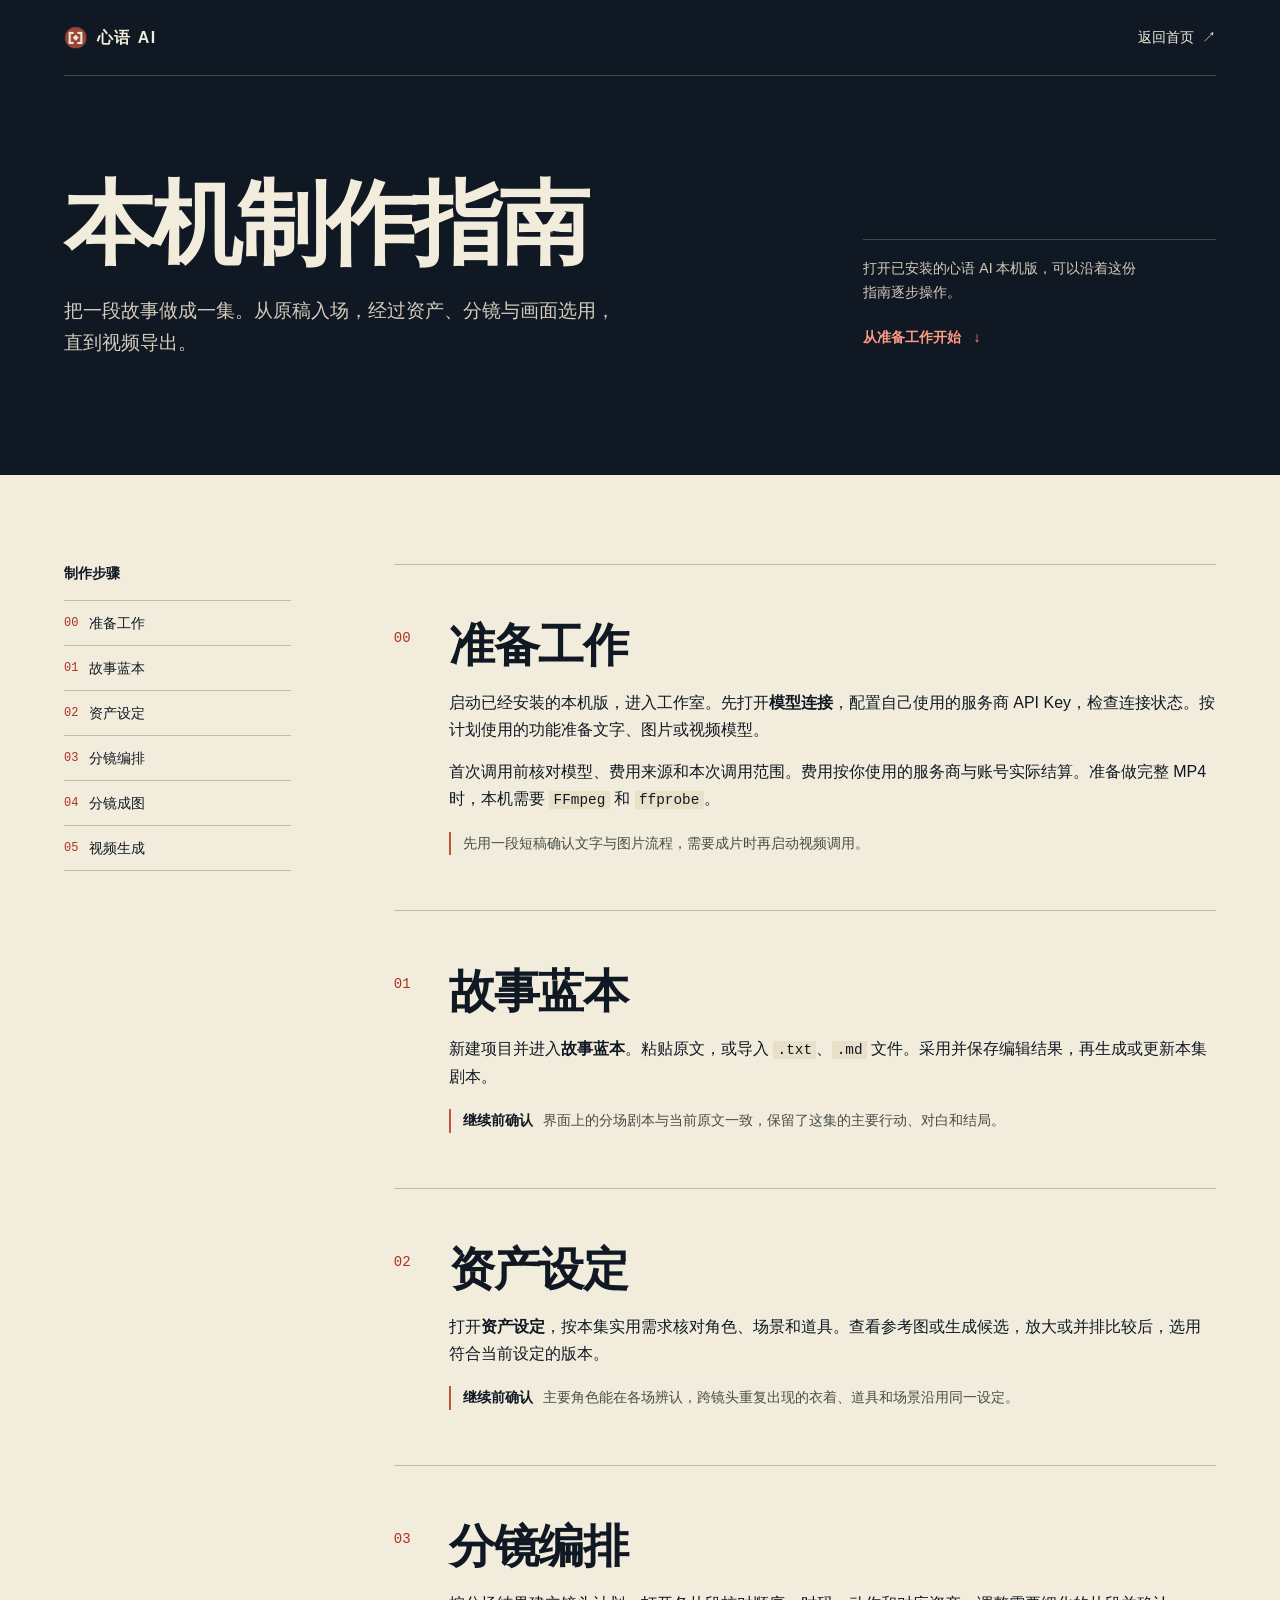
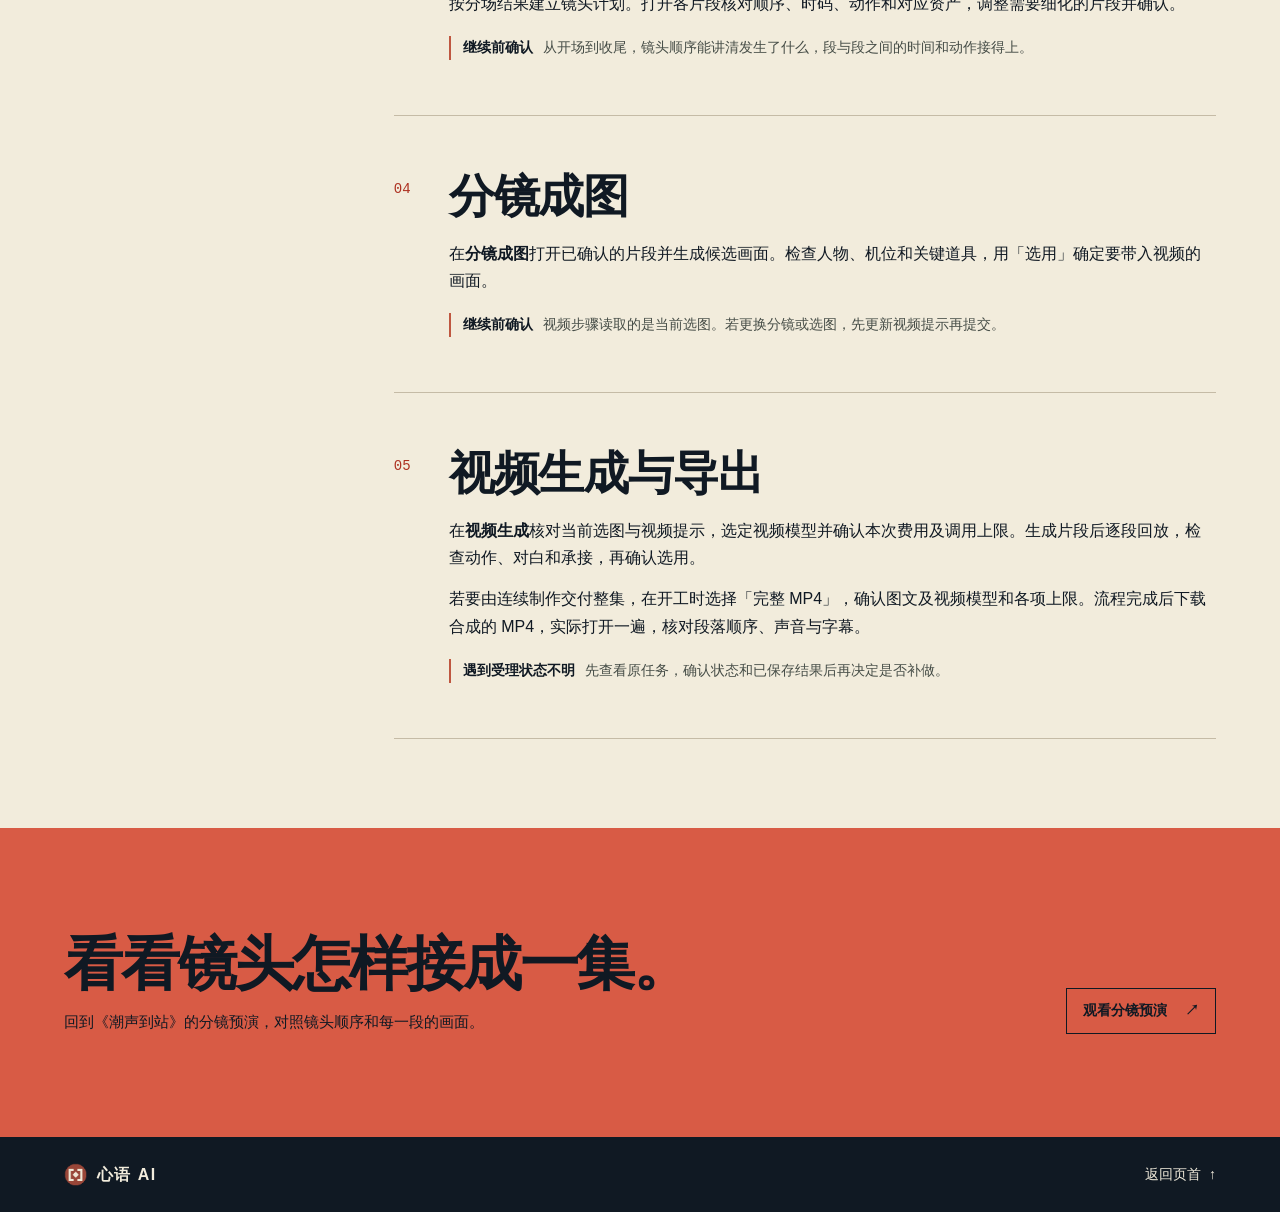
<file: guide.html>
<!doctype html>
<html lang="zh-CN">
<head>
  <meta charset="utf-8">
  <meta name="viewport" content="width=device-width, initial-scale=1">
  <meta name="theme-color" content="#101923">
  <meta name="description" content="在已安装的心语 AI 本机版里，从导入原稿开始制作一集，核对角色、分镜和候选画面，最终导出成片。">
  <title>本机制作指南 · 心语 AI</title>
  <link rel="canonical" href="https://www.ss0100.com/guide.html">
  <link rel="icon" href="assets/new/mark.png" type="image/png">
  <link rel="stylesheet" href="assets/new/site.css">
  <link rel="stylesheet" href="assets/new/guide.css">
</head>
<body class="guide-body">
  <a class="guide-skip" href="#guide-main">跳到制作指南</a>
  <header class="guide-header" id="top">
    <div class="guide-shell guide-header-inner">
      <a class="guide-brand" href="index.html" aria-label="返回心语 AI 首页"><img class="guide-mark" src="assets/new/mark.png" width="23" height="23" alt="">心语 AI</a>
      <a class="guide-back" href="index.html">返回首页 <span aria-hidden="true">↗</span></a>
    </div>
  </header>

  <main id="guide-main" tabindex="-1">
    <section class="guide-hero" aria-labelledby="guide-heading">
      <div class="guide-shell guide-hero-grid">
        <div>
          <h1 id="guide-heading">本机制作指南</h1>
          <p>把一段故事做成一集。从原稿入场，经过资产、分镜与画面选用，直到视频导出。</p>
        </div>
        <div class="guide-hero-aside">
          <p>打开已安装的心语 AI 本机版，可以沿着这份指南逐步操作。</p>
          <a href="#prepare">从准备工作开始 <span aria-hidden="true">↓</span></a>
        </div>
      </div>
    </section>

    <div class="guide-sheet">
      <div class="guide-shell guide-layout">
        <aside class="guide-index">
          <nav aria-labelledby="guide-index-title">
            <h2 id="guide-index-title">制作步骤</h2>
            <ol>
              <li><a href="#prepare"><span>00</span> 准备工作</a></li>
              <li><a href="#story"><span>01</span> 故事蓝本</a></li>
              <li><a href="#assets"><span>02</span> 资产设定</a></li>
              <li><a href="#boards"><span>03</span> 分镜编排</a></li>
              <li><a href="#images"><span>04</span> 分镜成图</a></li>
              <li><a href="#video"><span>05</span> 视频生成</a></li>
            </ol>
          </nav>
        </aside>

        <div class="guide-steps">
          <section id="prepare" class="guide-step" tabindex="-1" aria-labelledby="prepare-title">
            <span class="guide-step-number" aria-hidden="true">00</span>
            <div class="guide-step-content">
              <h2 id="prepare-title">准备工作</h2>
              <p>启动已经安装的本机版，进入工作室。先打开<strong>模型连接</strong>，配置自己使用的服务商 API Key，检查连接状态。按计划使用的功能准备文字、图片或视频模型。</p>
              <p>首次调用前核对模型、费用来源和本次调用范围。费用按你使用的服务商与账号实际结算。准备做完整 MP4 时，本机需要 <code>FFmpeg</code> 和 <code>ffprobe</code>。</p>
              <div class="guide-note">先用一段短稿确认文字与图片流程，需要成片时再启动视频调用。</div>
            </div>
          </section>

          <section id="story" class="guide-step" tabindex="-1" aria-labelledby="story-title">
            <span class="guide-step-number" aria-hidden="true">01</span>
            <div class="guide-step-content">
              <h2 id="story-title">故事蓝本</h2>
              <p>新建项目并进入<strong>故事蓝本</strong>。粘贴原文，或导入 <code>.txt</code>、<code>.md</code> 文件。采用并保存编辑结果，再生成或更新本集剧本。</p>
              <p class="guide-check"><strong>继续前确认</strong> 界面上的分场剧本与当前原文一致，保留了这集的主要行动、对白和结局。</p>
            </div>
          </section>

          <section id="assets" class="guide-step" tabindex="-1" aria-labelledby="assets-title">
            <span class="guide-step-number" aria-hidden="true">02</span>
            <div class="guide-step-content">
              <h2 id="assets-title">资产设定</h2>
              <p>打开<strong>资产设定</strong>，按本集实用需求核对角色、场景和道具。查看参考图或生成候选，放大或并排比较后，选用符合当前设定的版本。</p>
              <p class="guide-check"><strong>继续前确认</strong> 主要角色能在各场辨认，跨镜头重复出现的衣着、道具和场景沿用同一设定。</p>
            </div>
          </section>

          <section id="boards" class="guide-step" tabindex="-1" aria-labelledby="boards-title">
            <span class="guide-step-number" aria-hidden="true">03</span>
            <div class="guide-step-content">
              <h2 id="boards-title">分镜编排</h2>
              <p>按分场结果建立镜头计划。打开各片段核对顺序、时码、动作和对应资产，调整需要细化的片段并确认。</p>
              <p class="guide-check"><strong>继续前确认</strong> 从开场到收尾，镜头顺序能讲清发生了什么，段与段之间的时间和动作接得上。</p>
            </div>
          </section>

          <section id="images" class="guide-step" tabindex="-1" aria-labelledby="images-title">
            <span class="guide-step-number" aria-hidden="true">04</span>
            <div class="guide-step-content">
              <h2 id="images-title">分镜成图</h2>
              <p>在<strong>分镜成图</strong>打开已确认的片段并生成候选画面。检查人物、机位和关键道具，用「选用」确定要带入视频的画面。</p>
              <p class="guide-check"><strong>继续前确认</strong> 视频步骤读取的是当前选图。若更换分镜或选图，先更新视频提示再提交。</p>
            </div>
          </section>

          <section id="video" class="guide-step" tabindex="-1" aria-labelledby="video-title">
            <span class="guide-step-number" aria-hidden="true">05</span>
            <div class="guide-step-content">
              <h2 id="video-title">视频生成与导出</h2>
              <p>在<strong>视频生成</strong>核对当前选图与视频提示，选定视频模型并确认本次费用及调用上限。生成片段后逐段回放，检查动作、对白和承接，再确认选用。</p>
              <p>若要由连续制作交付整集，在开工时选择「完整 MP4」，确认图文及视频模型和各项上限。流程完成后下载合成的 MP4，实际打开一遍，核对段落顺序、声音与字幕。</p>
              <p class="guide-check"><strong>遇到受理状态不明</strong> 先查看原任务，确认状态和已保存结果后再决定是否补做。</p>
            </div>
          </section>
        </div>
      </div>
    </div>

    <section class="guide-end" aria-labelledby="guide-end-title">
      <div class="guide-shell guide-end-inner">
        <div>
          <h2 id="guide-end-title">看看镜头怎样接成一集。</h2>
          <p>回到《潮声到站》的分镜预演，对照镜头顺序和每一段的画面。</p>
        </div>
        <a href="index.html#preview">观看分镜预演 <span aria-hidden="true">↗</span></a>
      </div>
    </section>
  </main>

  <footer class="guide-footer">
    <div class="guide-shell guide-footer-inner">
      <a class="guide-brand" href="index.html" aria-label="返回心语 AI 首页"><img class="guide-mark" src="assets/new/mark.png" width="23" height="23" alt="">心语 AI</a>
      <a class="guide-back" href="#top">返回页首 <span aria-hidden="true">↑</span></a>
    </div>
  </footer>
</body>
</html>
</file>
<file: assets/new/site.css>
:root{
  color-scheme:dark;
  --ink:#101923;
  --night:#121c28;
  --warm:#f2ecdc;
  --paper:#ebe4d3;
  --line:#4a5866;
  --muted:#c3bfb2;
  --red:#c84130;
  --flare:#ffa186;
  --serif:"Songti SC","STSong","Noto Serif CJK SC","SimSun",serif;
  --sans:"PingFang SC","Microsoft YaHei","Noto Sans CJK SC",system-ui,sans-serif;
  --mono:"SFMono-Regular",Consolas,monospace;
  --ease:cubic-bezier(.18,.73,.22,1);
}
*{box-sizing:border-box}
[hidden]{display:none!important}
html{scroll-behavior:smooth}
body{margin:0;background:var(--ink);color:var(--warm);font:16px/1.66 var(--sans)}
img,video{display:block;max-width:100%;height:auto}
p,h1,h2,h3,figure{margin:0}
a,button,input{font:inherit;color:inherit}
a{text-decoration:none}
button{cursor:pointer}
a:focus-visible,button:focus-visible,input:focus-visible,[tabindex]:focus-visible{
  outline:2px solid #f6a377;
  outline-offset:5px;
}
.wrap{width:min(1320px,calc(100% - 112px));margin-inline:auto}
.skip{position:fixed;top:10px;left:10px;z-index:30;padding:8px 14px;transform:translateY(-160%);background:var(--warm);color:var(--ink)}
.skip:focus{transform:none}
.masthead{position:absolute;z-index:3;top:0;left:0;right:0;display:flex;align-items:center;justify-content:space-between;min-height:86px;border-bottom:1px solid #efe5d756}
.brand{display:inline-flex;align-items:center;gap:9px;font-size:24px;font-weight:750;letter-spacing:-.055em;white-space:nowrap}
.masthead nav,.tail nav{display:flex;align-items:center;gap:clamp(14px,3.15vw,54px);font-size:14px}
.masthead nav a,.tail nav a{transition:color .2s}
.masthead nav a:hover,.tail nav a:hover,.back-top:hover{color:var(--flare)}
.nav-guide{border:1px solid #f2ecdc8a;padding:7px 14px;border-radius:26px}
.nav-guide span{margin-left:6px}

.hero{height:max(690px, min(850px, 92svh));position:relative;isolation:isolate;overflow:hidden;display:grid}
.hero-art{position:absolute;inset:0;z-index:-1;overflow:hidden}
.hero-art img{width:100%;height:100%;object-fit:cover;object-position:50% 58%;transform:scale(1.09) translateY(var(--art-shift,0px))}
.hero-art::after{content:"";position:absolute;inset:0;background:linear-gradient(90deg,#07111ce8 0%,#07111c7c 36%,#07111c00 59%),linear-gradient(0deg,#0c1825cf 0%,transparent 34%,transparent 79%,#091322a8)}
.hero-inner{display:flex;align-items:flex-end;justify-content:space-between;gap:18px;position:relative;padding:145px 0 clamp(65px,8vw,116px)}
.hero-copy{max-width:740px}
.eyebrow{display:flex;align-items:center;gap:11px;font-size:13px;font-weight:650;letter-spacing:.135em}
.eyebrow::before{content:"";width:19px;height:2px;background:currentColor;flex:none}
.hero .eyebrow{color:#f6ab93}
.hero h1,.story-intro h2,.work-heading h2,.closing h2{
  font-family:var(--serif);
  font-weight:800;
  font-feature-settings:"palt";
  letter-spacing:-.065em;
}
.hero h1{font-size:clamp(61px,7.35vw,115px);line-height:.98;margin:20px 0 24px;text-shadow:0 2px 36px #06101c64}
.hero-copy > p:last-of-type{font-size:17px;line-height:1.68;max-width:30em;text-shadow:0 1px 8px #02060c}
.pill{
  display:inline-flex;align-items:center;justify-content:center;gap:15px;
  padding:13px 21px;border-radius:30px;background:var(--warm);color:#101923;
  font-size:15px;font-weight:700;min-height:49px;
  transition:background .24s,color .24s,transform .24s var(--ease);
}
.pill:hover{background:#ffb08e;transform:translateY(-2px)}
.hero-play{margin-top:29px}
.play-icon{width:0;height:0;display:inline-block;border:solid transparent;border-width:6px 0 6px 9px;border-left-color:currentColor;flex:none}
.hero-caption{display:grid;justify-items:end;align-self:end;white-space:nowrap;border-right:1px solid #ebe4d397;padding:10px 14px 10px 0;color:var(--warm)}
.hero-caption span{font:750 23px/1.15 var(--serif)}
.hero-caption small{font-size:12px;margin-top:6px;letter-spacing:.085em}
.hero-copy{animation:hero-title .85s var(--ease) both}
@keyframes hero-title{from{opacity:0;transform:translateY(24px);clip-path:inset(0 0 16% 0)}to{opacity:1;transform:none;clip-path:inset(0)}}

.screening{background:#111a25;--frame-overlap:clamp(32px,6.5vw,94px)}
.red-intro{background:var(--red);color:#fff5e2;position:relative;padding:clamp(75px,9vw,130px) 0 calc(clamp(36px,5.6vw,82px) + var(--frame-overlap));overflow:hidden}
.red-intro::before{position:absolute;content:"";height:36px;width:101%;left:-.5%;top:-35px;box-shadow:0 0 29px #2a100fb2;transform:rotate(-1deg);background:var(--ink)}
.story-intro{display:grid;grid-template-columns:minmax(0,1.3fr) minmax(250px,.55fr);gap:34px;align-items:end}
.story-intro h2{font-size:clamp(65px,9.5vw,146px);line-height:.98;margin-top:20px}
.story-intro > p{font-size:clamp(16px,1.45vw,21px);max-width:17em;justify-self:end;padding-bottom:7px;line-height:1.8}
.theater{position:relative;margin-top:calc(-1 * var(--frame-overlap));padding-bottom:clamp(73px,9vw,130px);scroll-margin-top:24px}
.projection{position:relative;background:#060b0f;aspect-ratio:16/9;box-shadow:0 0 0 1px #7f8b956e,0 20px 60px #0005;overflow:hidden;isolation:isolate}
.projection video{width:100%;height:100%;object-fit:contain}
#switch-frame{position:absolute;inset:0;width:100%;height:100%;pointer-events:none}
.screen-play{position:absolute;top:50%;left:50%;translate:-50% -50%;display:grid;place-items:center;width:clamp(60px,8vw,98px);aspect-ratio:1;border-radius:50%;border:1px solid #fff1d8a0;background:#172637e6;color:var(--warm);transition:scale .25s,background .25s}
.screen-play .play-icon{border-width:11px 0 11px 17px;margin-left:4px}
.screen-play:hover{scale:1.08;background:var(--red)}
.transport{display:grid;grid-template-columns:auto auto 1fr auto;align-items:center;gap:16px;padding:17px 0 10px;border-bottom:1px solid var(--line)}
.control{padding:5px 11px;min-height:36px;min-width:62px;border:1px solid var(--line);background:transparent;border-radius:3px;font-size:13px}
.control:hover{border-color:var(--flare)}
.timecode,.reel time,.stage-tabs button span:first-child{font:13px/1.4 var(--mono);font-variant-numeric:tabular-nums;letter-spacing:.02em}
.transport input{width:100%;accent-color:var(--flare);cursor:pointer}
.reel-notes{display:flex;justify-content:space-between;gap:17px;align-items:baseline;font-size:15px;padding:12px 0 16px}
.reel-notes p:last-child{color:#c3ced6;font-size:12px}
.reel{display:grid;grid-template-columns:repeat(4,minmax(0,1fr));gap:14px}
.shot{padding:0;min-width:0;position:relative;background:transparent;text-align:left;border:0;color:var(--warm)}
.shot img{width:100%;object-fit:cover;aspect-ratio:16/9;filter:saturate(.68) brightness(.78);transition:filter .25s}
.shot span{display:flex;align-items:center;justify-content:space-between;gap:6px;padding:10px 1px 8px;border-bottom:2px solid #48586a}
.shot strong{font-size:14px}
.shot time{color:#b7c2cd}
.shot:hover img,.shot[aria-pressed=true] img{filter:none}
.shot[aria-pressed=true] span{border-color:var(--flare)}
.shot[aria-pressed=true] time{color:var(--flare)}
.shot[aria-pressed=true] img{outline:2px solid var(--flare);outline-offset:-2px}

.paper{background:var(--paper);color:#182638}
.work{padding:clamp(75px,9vw,130px) 0}
.work-heading{display:grid;grid-template-columns:minmax(0,2.14fr) minmax(0,.76fr);gap:36px;align-items:end;margin-bottom:45px}
.work-heading .eyebrow{color:#a23325}
.work-heading h2{font-size:clamp(43px,6vw,92px);line-height:1.05;margin-top:18px;text-wrap:pretty}
.work-heading > p{line-height:1.77;justify-self:end;max-width:18em}
.desk{display:grid;grid-template-columns:minmax(171px,.64fr) minmax(0,2.3fr);gap:clamp(20px,5vw,80px);border-top:1px solid #9a9082;padding-top:28px}
.stage-tabs{align-self:start}
.stage-tabs button{width:100%;display:grid;grid-template-columns:24px 1fr 17px;gap:12px;text-align:left;align-items:center;background:transparent;border:none;border-bottom:1px solid #bbae9c;padding:13px 3px;min-height:61px;font-size:17px;font-weight:650}
.stage-tabs button span{color:#77574c}
.stage-tabs button:hover{color:#a23325}
.stage-tabs button[aria-selected=true]{color:#a23325;font-weight:800;border-color:#a23325;box-shadow:inset 0 -1px #a23325}
.stage-panel{min-width:0}
.stage-copy{display:grid;grid-template-columns:minmax(0,.93fr) minmax(0,1.12fr);align-items:start;gap:21px;min-height:89px;margin-bottom:22px}
.stage-copy h3{font:800 clamp(25px,2.9vw,41px)/1.16 var(--serif);letter-spacing:-.045em}
.stage-copy p{color:#463f38;font-size:15px;line-height:1.74}
.stage-image{width:100%;display:block;position:relative;overflow:hidden;padding:0;text-align:left;border:1px solid #958675;background:#ded5c4;aspect-ratio:1.6}
.stage-image img{width:100%;height:100%;object-fit:contain}
.stage-image > span{position:absolute;z-index:3;right:12px;bottom:12px;padding:7px 11px;background:#101923ed;color:var(--warm);font-size:13px;border:1px solid #c3cdd480}
.stage-image > span span{color:var(--flare)}
.stage-image:hover > span{background:#853024}
.stage-image #stage-preview{position:relative;z-index:1}
.stage-image .stage-outgoing,.stage-image .stage-edge{position:absolute;inset:0;pointer-events:none}
.stage-image .stage-edge{z-index:2}
.stage-edge::before{content:"";display:block;width:2px;height:100%;background:#c84f36;box-shadow:0 0 0 1px #fff1db99,0 0 20px #ee695da8}
.stage-load-status{margin:8px 0 0;color:#842b20;font-size:14px}
.stage-load-status:empty{margin:0}

.closing{background:#111a25;padding:clamp(55px,8vw,116px) 0 63px}
.closing-frame{position:relative;isolation:isolate;overflow:hidden;min-height:clamp(430px,49vw,635px);display:grid;align-items:end;border:1px solid #8f9eab4d}
.closing-frame > img{position:absolute;inset:0;width:100%;height:100%;object-fit:cover;object-position:50% 58%;z-index:-2;transform:scale(1.1) translateY(var(--out-shift,0px))}
.closing-frame::after{content:"";position:absolute;inset:0;z-index:-1;background:linear-gradient(90deg,#101d2de5 2%,#101d2da8 37%,#101d2d20 83%),linear-gradient(0deg,#101923be,transparent 52%)}
.closing-copy{padding:clamp(25px,5.7vw,82px)}
.closing-copy .eyebrow{color:#ffb296}
.closing h2{font-size:clamp(51px,6.4vw,100px);line-height:1;margin-top:18px}
.closing p:not(.eyebrow){font-size:16px;max-width:27em;line-height:1.7;margin:19px 0 28px}
.tail{padding:22px 0 35px;border-top:1px solid var(--line)}
.tail-top{display:grid;grid-template-columns:auto 1fr auto;align-items:center;gap:28px;padding-bottom:26px}
.tail nav{justify-content:flex-end}
.back-top{font-size:13px;white-space:nowrap}
.tail-top > span{color:#c3ced6;font-size:14px}
.tail-mark{display:flex;justify-content:space-between;align-items:baseline;gap:.12em;color:var(--warm);border-top:1px solid var(--line);padding-top:.14em;font-weight:820;line-height:1;font-size:clamp(68px,16vw,240px);letter-spacing:-.085em}
.tail-mark:hover{color:#ffe0c7}
.tail-mark span:first-child{font-family:var(--serif)}
.tail-mark span:last-child{padding-right:.085em}

dialog{width:min(1270px,calc(100% - 26px));max-height:calc(100% - 26px);margin:auto;padding:16px;border:1px solid var(--line);background:var(--ink);color:var(--warm)}
dialog::backdrop{background:#04080dee}
.dialog-top{display:flex;align-items:center;flex-wrap:wrap;gap:8px;margin-bottom:13px}
.dialog-top h2{margin-right:auto;font:650 16px/1.4 var(--sans)}
.dialog-top button{border:1px solid var(--line);background:#1e2d3d;color:var(--warm);min-height:39px;padding:6px 10px;font-size:13px}
.dialog-top button[aria-pressed=true]{border-color:var(--flare)}
.dialog-image{max-height:76dvh;overflow:auto}
.dialog-image img{width:100%;max-height:76dvh;object-fit:contain}
.dialog-image[data-zoomed] img{max-width:none;max-height:none;width:1280px}

@media(max-width:1000px){
  .wrap{width:calc(100% - 62px)}
  .hero{height:max(598px,80svh)}
  .hero h1{font-size:clamp(54px,9.5vw,95px)}
  .stage-copy{grid-template-columns:1fr;gap:7px}
  .tail-top{gap:18px}
}
@media(max-width:660px){
  .wrap{width:calc(100% - 34px)}
  .masthead{display:grid;grid-template-columns:auto 1fr;gap:7px;min-height:80px;align-content:center}
  .masthead .brand{font-size:21px}
  .masthead .brand img{width:27px}
  .masthead nav{justify-content:flex-end;gap:12px;font-size:12px}
  .nav-guide{padding:4px 8px}
  .nav-guide span{margin-left:0}
  .hero{height:max(610px,88svh)}
  .hero-inner{align-items:end;padding:110px 0 76px}
  .hero-art img{object-position:88% 49%}
  .hero-art::after{background:linear-gradient(0deg,#0b1524 2%,#0a1424d8 30%,#0a142456 59%,#0a14240a 75%,#0a1424a8 100%)}
  .hero h1{font-size:clamp(43px,11.9vw,72px);letter-spacing:-.072em;margin:11px 0 19px}
  .hero-copy > p:last-of-type{font-size:14px}
  .hero-play{margin-top:21px;padding:11px 17px;min-height:44px;font-size:14px}
  .hero-caption{position:absolute;bottom:15px;right:0;padding:2px 8px 2px 0}
  .hero-caption span{font-size:17px}
  .hero-caption small{font-size:10px;margin-top:3px}
  .wide{display:none}
  .story-intro,.work-heading{grid-template-columns:1fr;gap:19px}
  .story-intro h2{font-size:clamp(63px,14vw,91px);margin-top:13px}
  .story-intro > p,.work-heading > p{justify-self:start;max-width:25em}
  .transport{gap:8px}
  .timecode,.reel time{font-size:11px}
  .reel-notes{display:grid;gap:3px}
  .reel{grid-template-columns:repeat(2,minmax(0,1fr));gap:13px 9px}
  .work-heading{margin-bottom:28px}
  .desk{grid-template-columns:1fr;gap:23px;padding-top:7px}
  .stage-tabs{display:grid;grid-template-columns:repeat(5,minmax(0,1fr));gap:4px}
  .stage-tabs button{min-height:59px;display:flex;flex-direction:column;align-items:flex-start;justify-content:center;gap:1px;font-size:clamp(11px,3.1vw,15px);white-space:nowrap;padding:6px 0}
  .stage-tabs button span:first-child{font-size:11px}
  .stage-tabs button span:last-child{display:none}
  .stage-copy{min-height:0;margin-bottom:17px}
  .stage-image > span{font-size:11px;bottom:6px;right:6px;padding:5px 6px}
  .closing{padding:47px 0 40px}
  .closing-frame{min-height:465px}
  .closing-frame > img{object-position:52% 61%}
  .closing-frame::after{background:linear-gradient(0deg,#101923 1%,#101923ba 40%,#10192328 87%)}
  .closing-copy{padding:22px 17px 28px}
  .closing h2{font-size:clamp(41px,10.4vw,63px)}
  .closing p:not(.eyebrow){font-size:14px;margin:17px 0 20px}
  .tail-top{grid-template-columns:1fr auto;gap:14px}
  .tail nav{grid-row:2;grid-column:1/-1;justify-content:flex-start;flex-wrap:wrap}
}
@media(max-width:375px){
  .masthead nav{gap:8px}
  .masthead .brand{font-size:17px;gap:5px}
  .masthead .brand img{width:23px}
  .masthead .nav-guide{padding:4px 5px}
  .nav-guide span{display:none}
}
@supports(animation-timeline:view()){
  @media(prefers-reduced-motion:no-preference){
    .story-intro > div:first-child{animation:red-title linear both;animation-timeline:view();animation-range:entry 12% cover 35%}
    @keyframes red-title{from{transform:translateY(26px);opacity:.88}to{transform:none;opacity:1}}
  }
}
@media(prefers-reduced-motion:reduce){
  html{scroll-behavior:auto}
  *,*::before,*::after{transition-duration:0s!important;animation-duration:0s!important}
  .hero-art img,.closing-frame > img{transform:none}
}
</file>
<file: assets/new/scene-motion.css>
.hero-art img {
  transform:scale(1.105) translate3d(var(--camera-x,0px),var(--camera-y,0px),0);
}

.weather-rain {
  position:absolute;
  inset:0;
  overflow:hidden;
  pointer-events:none;
}
.weather-rain::before,.weather-rain::after {
  content:"";
  position:absolute;
  inset:calc(-1 * var(--rain-step) - 8px) -310px 0 -16px;
  background-image:var(--rain-texture);
  background-size:var(--rain-size) var(--rain-step);
  transform-origin:left top;
  animation:rain-sheet var(--rain-speed) linear infinite;
  animation-play-state:paused;
}
.weather-rain::before {
  --rain-texture:url("rain-far.png");
  --rain-size:460px;
  --rain-step:352px;
  --rain-speed:1.08s;
}
.weather-rain::after {
  --rain-texture:url("rain-near.png");
  --rain-size:536px;
  --rain-step:448px;
  --rain-speed:.79s;
}
.weather-rain[data-rain-live]::before,.weather-rain[data-rain-live]::after {
  animation-play-state:running;
}
@keyframes rain-sheet {
  from{transform:skewX(-12deg) translate3d(0,0,0)}
  to{transform:skewX(-12deg) translate3d(0,var(--rain-step),0)}
}

.viewfinder {
  position:absolute;
  inset:104px 3.8% 27px;
  z-index:1;
  pointer-events:none;
  opacity:.68;
  background:
    linear-gradient(#ecdcc7,#ecdcc7) left top/24px 1px,
    linear-gradient(#ecdcc7,#ecdcc7) left top/1px 16px,
    linear-gradient(#ecdcc7,#ecdcc7) right top/24px 1px,
    linear-gradient(#ecdcc7,#ecdcc7) right top/1px 16px,
    linear-gradient(#ecdcc7,#ecdcc7) left bottom/24px 1px,
    linear-gradient(#ecdcc7,#ecdcc7) left bottom/1px 16px,
    linear-gradient(#ecdcc7,#ecdcc7) right bottom/24px 1px,
    linear-gradient(#ecdcc7,#ecdcc7) right bottom/1px 16px;
  background-repeat:no-repeat;
  transform:scale(var(--finder-scale,1));
}

.hero-inner {z-index:2}
.hero-copy {animation:none}
.hero h1 span {display:block}
.hero[data-scene-intro] h1 span {
  animation:scene-title-in 850ms var(--ease) backwards;
}
.hero[data-scene-intro] h1 span + span {animation-delay:140ms}
[data-scene-intro] .hero-copy > p:first-child,
[data-scene-intro] .hero-copy > p:last-of-type,
[data-scene-intro] .hero-play {
  animation:scene-light-in 720ms var(--ease) 200ms backwards;
}
[data-scene-intro] .hero-play {animation-delay:330ms}
[data-scene-intro] .viewfinder {animation:lens-in 1.15s var(--ease) backwards}
@keyframes scene-title-in {
  from{clip-path:inset(100% 0 0);transform:translateY(36px);opacity:.48}
  to{clip-path:inset(0);transform:none;opacity:1}
}
@keyframes scene-light-in {
  from{opacity:0;transform:translateY(13px)}
  to{opacity:1;transform:none}
}
@keyframes lens-in {
  from{opacity:0;scale:1.075}
  to{opacity:.68;scale:1}
}

.hero::after {
  content:"";
  position:absolute;
  left:0;
  right:0;
  bottom:-1px;
  height:180px;
  z-index:1;
  background:var(--red);
  clip-path:polygon(0 100%,100% 4%,100% 100%);
  transform:scaleY(var(--rain-cut,0));
  transform-origin:bottom;
  pointer-events:none;
}
.red-intro::before {display:none}

#scene-motion-toggle {
  margin-top:8px;
  min-height:38px;
  min-width:106px;
  padding:4px 10px;
  color:#fff1e4;
  background:#111d2de8;
  border:1px solid #d2c4b884;
  border-radius:3px;
  font-size:12px;
  transition:border-color .18s,background .18s;
}
#scene-motion-toggle:hover {background:#263a4e;border-color:#ffbb9e}

.projection {
  --curtain-left:-100%;
  --curtain-right:100%;
}
.projection::before,.projection::after {
  content:"";
  position:absolute;
  z-index:2;
  top:0;
  bottom:0;
  width:17%;
  background:linear-gradient(90deg,#101923,#1c2c3bea);
  box-shadow:0 0 28px #040a10b5;
  pointer-events:none;
}
.projection::before {left:0;transform:translateX(var(--curtain-left));border-right:1px solid #fee8c876}
.projection::after {right:0;transform:translateX(var(--curtain-right));border-left:1px solid #fee8c876}
.projection:not([data-curtain])::before,.projection:not([data-curtain])::after {display:none}
.screen-play {z-index:3}

.harbor-mist {
  position:absolute;
  z-index:-1;
  inset:0 -14%;
  pointer-events:none;
  background:
    radial-gradient(ellipse 37% 15% at 67% 52%,#e4ecf26b,transparent 100%),
    radial-gradient(ellipse 42% 13% at 53% 63%,#b7d1dc51,transparent 100%);
  opacity:.45;
  mix-blend-mode:screen;
  animation:harbor-drift 8s ease-in-out infinite alternate;
  animation-play-state:paused;
}
.closing-frame[data-weather-live] .harbor-mist {animation-play-state:running}
@keyframes harbor-drift {
  from{transform:translate3d(-10%,1%,0) scaleX(.95);opacity:.27}
  to{transform:translate3d(12%,-2%,0) scaleX(1.18);opacity:.7}
}
.tail-mark {overflow:hidden}
.tail-mark > span {display:block;transform:translateY(var(--roll-up,0px));opacity:var(--roll-opacity,1)}

@media(max-width:660px){
  .viewfinder{inset:90px 12px 11px}
  .hero::after{height:90px}
  .hero-inner{padding-bottom:111px}
  .hero-caption{bottom:15px;right:2px;text-shadow:0 1px 6px #020916}
  .hero-caption span{font-size:15px}
  #scene-motion-toggle{min-height:34px;margin-top:5px;padding:3px 7px;font-size:11px}
}
@media(prefers-reduced-motion:reduce){
  .weather-rain,.harbor-mist,#scene-motion-toggle,.hero::after,.projection::after,.projection::before{display:none!important}
  .weather-rain::before,.weather-rain::after{animation-name:none;animation-play-state:paused!important}
  .hero-art img,.tail-mark > span{transform:none}
  .tail-mark > span{opacity:1}
  .viewfinder{opacity:.55;transform:none}
  .hero-inner{padding-bottom:clamp(65px,8vw,116px)}
}
@media(max-width:660px) and (prefers-reduced-motion:reduce){
  .hero-inner{padding-bottom:76px}
}

body[data-scene-motion="still"] .story-intro > div {animation:none}
</file>
<file: assets/new/reel-motion.css>
.reel-motion {
  min-width: 0;
  position: relative;
  --reel-progress: 0%;
  --reel-thumb: 16px;
  z-index: 2;
}

.reel-motion #seek {
  appearance: none;
  display: block;
  width: 100%;
  height: 30px;
  margin: 0;
  background: transparent;
  cursor: ew-resize;
  touch-action: pan-y;
}

.reel-motion #seek:disabled {
  cursor: default;
  opacity: .5;
}

.reel-motion #seek::-webkit-slider-runnable-track {
  height: 6px;
  border-radius: 4px;
  background: linear-gradient(to right, var(--flare) var(--reel-progress), #435269 var(--reel-progress));
}

.reel-motion #seek::-moz-range-track {
  height: 6px;
  border-radius: 4px;
  background: linear-gradient(to right, var(--flare) var(--reel-progress), #435269 var(--reel-progress));
}

.reel-motion #seek::-webkit-slider-thumb {
  appearance: none;
  width: var(--reel-thumb);
  height: var(--reel-thumb);
  margin-top: -5px;
  border: 2px solid var(--ink);
  border-radius: 50%;
  background: #ffe7d5;
  box-shadow: 0 0 0 1px var(--flare);
}

.reel-motion #seek::-moz-range-thumb {
  width: 12px;
  height: 12px;
  border: 2px solid var(--ink);
  border-radius: 50%;
  background: #ffe7d5;
  box-shadow: 0 0 0 1px var(--flare);
}

.reel-motion__markers {
  position: absolute;
  left: 8px;
  right: 8px;
  top: 12px;
  height: 6px;
  pointer-events: none;
}

.reel-motion__markers > i {
  position: absolute;
  width: 2px;
  height: 6px;
  border-left: 1px solid #101923bc;
  background: #f2ecdcac;
}

.reel-motion__preview {
  position: absolute;
  left: var(--reel-peek-left, 50%);
  bottom: calc(100% + 10px);
  width: clamp(126px, 24vw, 190px);
  padding: 5px;
  color: var(--warm);
  background: #101923;
  border: 1px solid var(--flare);
  box-shadow: 0 10px 26px #0008;
  pointer-events: none;
  visibility: hidden;
  opacity: 0;
  transform: translate(-50%, 6px);
  transition: opacity .16s ease, transform .19s ease, visibility 0s linear .19s;
}

.reel-motion[data-reel-peek] .reel-motion__preview {
  visibility: visible;
  opacity: 1;
  transform: translate(-50%, 0);
  transition-delay: 0s;
}

.reel-motion__preview::after {
  content: "";
  position: absolute;
  bottom: -5px;
  left: var(--reel-pin-left, 50%);
  width: 8px;
  height: 8px;
  border-right: 1px solid var(--flare);
  border-bottom: 1px solid var(--flare);
  background: #101923;
  transform: translateX(-50%) rotate(45deg);
}

.reel-motion__preview img {
  width: 100%;
  aspect-ratio: 16 / 9;
  object-fit: cover;
  background: #1a2838;
}

.reel-motion__preview > span {
  display: flex;
  align-items: baseline;
  justify-content: space-between;
  gap: 8px;
  padding: 5px 2px 1px;
  font-size: 12px;
  white-space: nowrap;
}

.reel-motion__preview > span span {
  color: var(--flare);
  font: 11px/1.3 var(--mono);
}

.reel.has-reel-motion .shot[aria-pressed=true] img {
  outline: 3px solid var(--flare);
  outline-offset: -3px;
}

.reel.has-reel-motion .shot[aria-pressed=true] strong {
  color: #ffe0cc;
}

.reel.has-reel-motion .shot[data-reel-preview]:not([aria-pressed=true]) img {
  filter: none;
  outline: 2px dashed var(--warm);
  outline-offset: -3px;
}

.reel.has-reel-motion .shot[data-reel-preview]:not([aria-pressed=true]) span {
  border-color: var(--warm);
}

@media (prefers-reduced-motion: reduce) {
  .reel-motion__preview,
  .reel-motion[data-reel-peek] .reel-motion__preview {
    transition: none;
    transform: translate(-50%, 0);
  }
}
</file>
<file: assets/new/umbrella-relay.css>
.hero {isolation:auto}
.hero-art {z-index:0}
.hero-inner {z-index:9}
.masthead {z-index:10}
.story-intro > div:first-child,.relay-aside > p {position:relative;z-index:9}
.hero-actions {
  display:flex;
  align-items:center;
  flex-wrap:wrap;
  gap:12px 22px;
  margin-top:27px;
}
.hero-actions .hero-play {margin-top:0}
.hero-watch {
  display:inline-flex;
  align-items:center;
  gap:9px;
  padding:7px 2px;
  border-bottom:1px solid #f2ecdc80;
  font-weight:650;
  font-size:14px;
}
.hero-watch:hover {color:var(--flare)}
.hero-watch .play-icon {border-width:5px 0 5px 7px}

.story-intro {grid-template-columns:minmax(0,1.2fr) minmax(270px,.63fr)}
.relay-aside {justify-self:end;width:min(100%,378px)}
.relay-aside > p {max-width:28em;font-size:15px;line-height:1.72;margin-top:15px}
.relay-shot {
  display:block;
  padding:7px 7px 0;
  border:1px solid #fff2dfaa;
  background:#341610;
  color:#fff0d5;
  box-shadow:0 12px 35px #74271979;
}
.relay-still {
  display:block;
  aspect-ratio:16/9;
  overflow:hidden;
  background:#391d17;
}
.relay-shot[data-still-loading] .relay-still {background:#391d17 url(cover.webp) 91.54% 43.48% / 516.05% 517.03% no-repeat}
.relay-shot[data-still-loading] .relay-still img {visibility:hidden}
.relay-still img {width:100%;height:100%;object-fit:cover;transition:transform .3s var(--ease)}
.relay-shot:hover .relay-still img {transform:scale(1.035)}
.relay-shot[data-catching] .relay-still img {opacity:0}
.relay-caption {display:flex;justify-content:space-between;align-items:center;gap:8px;padding:8px 4px}
.relay-caption small {display:block;font:11px/1.25 var(--mono);color:#f6b49e}
.relay-caption strong {display:block;font-size:15px}
.relay-caption b {font-size:12px;color:#ffe2cc;font-weight:650;white-space:nowrap}
.relay-caption b span {margin-left:3px}

.relay-flight {position:fixed;inset:0;overflow:hidden;z-index:8;pointer-events:none}
.relay-object {position:absolute;top:0;left:0;width:324px;height:182px;transform-origin:top left;will-change:transform;isolation:isolate}
.relay-object > * {position:absolute;inset:0;width:100%;height:100%}
.relay-canopy {
  background-image:url(cover.webp);
  background-repeat:no-repeat;
  background-size:516.05% 517.03%;
  background-position:91.54% 43.48%;
  clip-path:polygon(12.3% 57.4%,20% 46%,32% 35%,44% 28.5%,53.6% 26.6%,53.7% 22.1%,55.1% 21.7%,55.6% 26.2%,65% 29.7%,74.5% 37%,83% 47.6%,89% 56.3%,87% 62.4%,82% 68%,69.7% 74.2%,56% 76%,48% 75.5%,48.9% 67%,47.7% 61%,44.8% 58.3%,40.7% 58.3%,37.2% 61%,34.9% 66%,35% 73.5%,26% 71.5%,19.7% 67.2%,13.5% 63.4%);
  opacity:var(--relay-umbrella,1);
}
.relay-object > img {object-fit:cover;opacity:var(--relay-film,0)}
.hero-art::before {
  content:"";
  position:absolute;
  inset:0;
  z-index:1;
  pointer-events:none;
  background:linear-gradient(90deg,transparent 26%,#0d1725 78%);
  opacity:var(--relay-veil,0);
}
.relay-frame {
  border:1px solid #fff0d3d1;
  opacity:var(--relay-film,0);
}
@media(max-width:660px) {
  .hero-actions {gap:8px 13px;margin-top:20px}
  .hero-actions .hero-play {padding:10px 13px;font-size:13px}
  .hero-watch {font-size:12px;gap:6px}
  .story-intro {grid-template-columns:1fr;gap:18px}
  .story-intro h2 {font-size:clamp(49px,14.5vw,87px)}
  .relay-aside {grid-row:1;justify-self:start;width:100%}
  .relay-aside > p {font-size:14px;margin-top:12px}
  .hero-caption {
    left:0;
    right:auto;
    justify-items:start;
    border-right:0;
    border-left:1px solid #ebe4d397;
    padding:2px 0 2px 8px;
  }
  .hero-art::before {background:linear-gradient(90deg,transparent 12%,#0d1725 55%)}
}
@media(prefers-reduced-motion:reduce) {
  .relay-flight {display:none!important}
  .relay-shot:hover .relay-still img {transform:none}
}
</file>
<file: assets/new/edit-lab.css>
.cut-lab {
  --cut-line: #506171;
  --cut-paper: #f8ead7;
  display: grid;
  align-content:start;
  gap: clamp(14px, 1.55vw, 21px);
  border: 1px solid var(--cut-line);
  border-top: 3px solid #dd7158;
  padding: clamp(14px, 1.8vw, 25px);
  margin: 0;
  background: #192635;
  color: var(--cut-paper);
  scroll-margin-top: 20px;
}
.cut-lab[hidden] { display:none; }
.cut-heading {
  display:grid;
  grid-template-columns:1fr;
  gap:9px;
}
.cut-heading .eyebrow { color: var(--flare); }
.cut-heading h3 {
  margin-top:8px;
  color:var(--cut-paper);
  font:800 clamp(27px,3vw,42px)/1.07 var(--serif);
  letter-spacing:-.068em;
}
.cut-heading > p {
  color:#d9ddda;
  max-width:27em;
  justify-self:start;
  font-size:clamp(13px,1.1vw,15px);
}
.cut-options {
  border:0;
  min-width:0;
  padding:0;
  margin:0;
  display:grid;
  grid-template-columns:repeat(2,minmax(0,1fr));
  gap:clamp(8px,1.7vw,22px);
}
.cut-options legend {
  padding:0;
  margin-bottom:8px;
  color:#e7d9c9;
  font-size:12px;
}
.cut-option {
  display:block;
  position:relative;
  min-width:0;
  border:1px solid #627080;
  cursor:pointer;
  background:#101a25;
}
.cut-option:hover { border-color:var(--cut-paper); }
.cut-option:has(input:checked) {
  border-color:var(--flare);
  outline:1px solid var(--flare);
  outline-offset:-1px;
}
.cut-option:has(input:focus-visible) { outline:2px solid var(--flare); outline-offset:4px; }
.cut-option > input {
  position:absolute;
  z-index:1;
  top:8px;
  right:8px;
  width:20px;
  height:20px;
  margin:0;
  cursor:pointer;
  accent-color:#ffa489;
}
.cut-option img {
  display:block;
  width:100%;
  height:auto;
  aspect-ratio:16/9;
  object-fit:cover;
}
.cut-option-text {
  display:flex;
  flex-direction:column;
  align-items:start;
  gap:3px 8px;
  padding:9px 10px;
  color:#f8ecd9;
  font-size:clamp(13px,1.25vw,16px);
}
.cut-option-text small { color:#cfd7dc; font-size:clamp(11px,1vw,13px); }
.cut-option:has(input:checked) .cut-option-text b { color:var(--flare); }
.cut-result {
  display:grid;
  grid-template-columns:1fr;
  gap:12px;
}
.cut-route {
  position:relative;
  list-style:none;
  display:grid;
  grid-template-columns:repeat(3,minmax(0,1fr));
  gap:4px;
  padding:0;
  margin:0;
  font-size:clamp(12px,1.15vw,16px);
}
.cut-route li {
  position:relative;
  padding:0 clamp(4px,1.1vw,14px) 7px;
  border-top:2px solid #536577;
  background:#121d2a;
}
.cut-route li span { display:block; color:#ccd1d4; font-size:11px; }
.cut-route li[data-editable] { border-color:#dc6d51; }
.cut-route li[data-editable] span { color:var(--flare); }
.cut-route li[data-current] { background:#453334; box-shadow:inset 0 0 0 1px #d98268; }
.cut-actions { display:grid; gap:5px; }
.cut-play {
  justify-self:start;
  display:inline-flex;
  justify-content:center;
  align-items:center;
  gap:13px;
  border:1px solid #fab299;
  border-radius:3px;
  padding:8px 12px;
  min-height:40px;
  color:#1e2228;
  background:#ffd0b9;
  cursor:pointer;
  font-weight:740;
  font-size:14px;
}
.cut-play:hover { background:#fff0dc; }
.cut-status { color:#e2dbd6; font-size:12px; }
.cut-lab[data-loading] .cut-option:has(input:checked) img { opacity:.77; }
.cut-lab[data-playing] .cut-play { background:#ffe8cd; }
@media(max-width:660px) {
  .cut-lab { gap:15px; }
  .cut-heading,.cut-result { grid-template-columns:1fr; }
  .cut-heading > p { justify-self:start; max-width:25em; }
  .cut-option-text { align-items:start; flex-direction:column; padding:7px 5px; }
  .cut-option > input { width:18px; height:18px; top:5px; right:5px; }
  .cut-actions { grid-template-columns:auto 1fr; align-items:center; gap:8px; }
  .cut-play { gap:5px; padding-inline:8px; font-size:12px; }
  .cut-status { font-size:11px; }
}
@media(prefers-reduced-motion:reduce) {
  .cut-lab,.cut-option,.cut-play,.cut-route li { transition:none !important; }
}

.cut-retry {
  justify-self:start;
  padding:3px 0;
  border:0;
  border-bottom:1px solid currentColor;
  color:var(--flare);
  background:transparent;
  font:inherit;
  font-size:12px;
}
.cut-retry[hidden] { display:none; }

.cut-route li::after {
  content:"";
  position:absolute;
  inset:-2px 0 auto;
  height:2px;
  background:#ffd7b3;
  transform:scaleX(0);
  transform-origin:left;
  transition:transform .22s var(--ease);
}
.cut-route li[data-current]::after { transform:scaleX(1); }
.cut-route li img {
  width:100%;
  height:auto;
  aspect-ratio:16/9;
  object-fit:cover;
  margin:5px 0 4px;
  opacity:.66;
  transition:opacity .2s;
}
.cut-route li[data-current] img { opacity:1; }

.framing-demo { border-block:1px solid #526274; }
.framing-demo summary {
  list-style:none;
  display:flex;
  justify-content:space-between;
  align-items:center;
  min-height:41px;
  padding:0 3px;
  color:#fae4d0;
  font-size:13px;
  cursor:pointer;
}
.framing-demo summary::-webkit-details-marker { display:none; }
.framing-demo summary::after {
  content:"";
  width:7px;
  height:7px;
  margin-right:2px;
  border-right:1px solid #fae4d0;
  border-bottom:1px solid #fae4d0;
  transform:rotate(45deg);
  transition:transform .2s;
}
.framing-demo[open] summary::after { transform:rotate(225deg); }
.framing-demo summary:hover { color:var(--flare); }
.framing-picture {
  --split:50%;
  position:relative;
  isolation:isolate;
  overflow:hidden;
  aspect-ratio:16/9;
  margin:0 0 9px;
  background:#101a25;
}
.framing-picture img {
  position:absolute;
  inset:0;
  width:100%;
  height:100%;
  object-fit:cover;
}
.framing-picture img + img { clip-path:inset(0 0 0 var(--split)); }
.framing-label {
  position:absolute;
  top:7px;
  padding:2px 5px;
  background:#101923e8;
  color:#ffecd9;
  font-size:11px;
  pointer-events:none;
}
.framing-left { left:7px; }
.framing-right { right:7px; }
.framing-line {
  position:absolute;
  left:var(--split);
  inset-block:0;
  border-left:2px solid #ffe7cb;
  transform:translateX(-1px);
  pointer-events:none;
}
.framing-line b {
  position:absolute;
  top:50%;
  left:-1px;
  min-width:28px;
  padding:2px 3px;
  text-align:center;
  transform:translate(-50%,-50%);
  border:1px solid #ffe7cb;
  border-radius:3px;
  background:#152334;
  color:#fff4e6;
  white-space:nowrap;
}
.framing-picture input {
  position:absolute;
  inset:0;
  width:100%;
  height:100%;
  margin:0;
  opacity:0;
  cursor:ew-resize;
  touch-action:pan-y;
}
.framing-picture:focus-within {
  outline:2px solid #ffd7b3;
  outline-offset:2px;
}
@media (prefers-reduced-motion:reduce) {
  .cut-route li::after,.cut-route li img,.framing-demo summary::after { transition:none; }
}
</file>
<file: assets/new/screening-deck.css>
.screening-deck {
  display:grid;
  grid-template-columns:minmax(0,2.22fr) minmax(278px,1fr);
  align-items:start;
  gap:clamp(16px,2.65vw,39px);
}
.screening-player {min-width:0}
.screening-deck .cut-lab {
  min-width:0;
  margin:0;
  padding:clamp(15px,1.7vw,25px);
  gap:18px;
  background:#172637;
  box-shadow:0 14px 42px #080e183d;
}
.screening-deck .cut-heading,.screening-deck .cut-result {display:block}
.screening-deck .cut-heading h3 {font-size:clamp(29px,2.85vw,47px);margin:7px 0 9px}
.screening-deck .cut-heading > p {font-size:14px;max-width:unset}
.screening-deck .cut-options {gap:8px}
.screening-deck .cut-option-text {
  display:grid;
  justify-content:start;
  padding:6px 7px 8px;
  font-size:14px;
  line-height:1.35;
}
.screening-deck .cut-option-text small {font-size:11px}
.screening-deck .cut-route {margin-bottom:12px}
.screening-deck .cut-actions {display:grid;grid-template-columns:1fr;justify-items:start;gap:5px}
.screening-deck .cut-status {min-height:1.65em}
.screening-deck .cut-play {padding:8px 11px}
.screening-deck [data-cut-phase="0"],.screening-deck [data-cut-phase="1"],.screening-deck [data-cut-phase="2"] {min-width:0}
@media(max-width:860px) {
  .screening-deck {grid-template-columns:1fr;gap:18px}
  .screening-deck .cut-lab {gap:14px}
  .screening-deck .cut-heading h3 {margin-bottom:7px}
}
@media(max-width:385px) {
  .screening-deck .cut-route li b {font-size:11px}
  .screening-deck .cut-play {min-height:42px}
}
</file>
<file: assets/new/guide.css>
.guide-body {
  --guide-ink: #101923;
  --guide-paper: #f2ecdc;
  --guide-red: #ec664f;
  --guide-ruby: #ad3020;
  --guide-rule: #c5bba6;
  --guide-night-rule: #3e4951;
  --guide-serif: "Songti SC", "Noto Serif SC", "Source Han Serif SC", SimSun, serif;
  margin: 0;
  color: var(--guide-paper);
  background: var(--guide-ink);
  font-family: "PingFang SC", "Noto Sans SC", "Microsoft Yahei", sans-serif;
  line-height: 1.7;
  overflow-wrap: break-word;
}

.guide-body *,
.guide-body *::before,
.guide-body *::after {
  box-sizing: border-box;
}

.guide-body #guide-main {
  display: block;
  max-width: none;
  margin: 0;
  padding: 0;
}

.guide-body :focus-visible {
  outline: 2px solid currentColor;
  outline-offset: 5px;
}

.guide-body a {
  color: inherit;
  text-decoration: none;
}

.guide-body h1,
.guide-body h2,
.guide-body p {
  margin: 0;
}

.guide-shell {
  width: min(1152px, calc(100% - 112px));
  margin-inline: auto;
}

.guide-skip {
  position: fixed;
  z-index: 2;
  inset: 8px auto auto 12px;
  transform: translateY(-140%);
  padding: 10px 14px;
  background: var(--guide-paper);
  color: var(--guide-ink) !important;
}

.guide-skip:focus {
  transform: none;
}

.guide-header,
.guide-footer {
  background: var(--guide-ink);
}

.guide-header-inner,
.guide-footer-inner {
  min-height: 76px;
  display: flex;
  justify-content: space-between;
  align-items: center;
  gap: 16px;
}

.guide-header-inner {
  border-bottom: 1px solid var(--guide-night-rule);
}

.guide-brand {
  display: inline-flex;
  gap: 10px;
  align-items: center;
  font-size: 16px;
  font-weight: 750;
  letter-spacing: .09em;
}

.guide-mark {
  width: 23px;
  height: 23px;
}

.guide-back {
  display: inline-flex;
  align-items: center;
  gap: .6em;
  min-height: 42px;
  font-size: 14px;
}

.guide-back:hover {
  color: var(--guide-red);
}

.guide-hero {
  padding-block: clamp(66px, 8vw, 110px) clamp(80px, 9vw, 126px);
  background: var(--guide-ink);
}

.guide-hero-grid {
  display: grid;
  grid-template-columns: minmax(0, 2.05fr) minmax(200px, 1fr);
  align-items: end;
  gap: clamp(34px, 6vw, 96px);
}

.guide-body .guide-hero h1 {
  font-family: var(--guide-serif);
  font-size: clamp(45px, 7.1vw, 96px);
  line-height: 1.04;
  letter-spacing: -.045em;
  font-weight: 700;
  margin-bottom: 22px;
}

.guide-hero p {
  max-width: 29em;
  color: #d5ccbb;
  font-size: clamp(15px, 1.8vw, 19px);
}

.guide-hero-aside {
  border-top: 1px solid var(--guide-night-rule);
  padding-top: 17px;
}

.guide-hero-aside p {
  font-size: 14px;
  max-width: 20em;
}

.guide-hero-aside a {
  display: inline-flex;
  align-items: center;
  gap: 12px;
  min-height: 44px;
  margin-top: 11px;
  color: #ff9a85;
  font-size: 14px;
  font-weight: 650;
}

.guide-hero-aside a:hover {
  text-decoration: underline;
  text-underline-offset: 5px;
}

.guide-sheet {
  background: var(--guide-paper);
  color: var(--guide-ink);
}

.guide-layout {
  display: grid;
  grid-template-columns: minmax(145px, .65fr) minmax(0, 2.35fr);
  gap: clamp(30px, 8vw, 126px);
  padding-block: clamp(45px, 7vw, 92px);
  align-items: start;
}

.guide-index {
  position: sticky;
  top: 28px;
}

.guide-index nav {
  display: block;
}

.guide-body .guide-index h2 {
  font: 650 14px/1.3 "PingFang SC", "Noto Sans SC", sans-serif;
  margin-bottom: 18px;
}

.guide-index ol {
  list-style: none;
  margin: 0;
  padding: 0;
  border-top: 1px solid var(--guide-rule);
}

.guide-index li {
  border-bottom: 1px solid var(--guide-rule);
}

.guide-index a {
  display: flex;
  align-items: center;
  gap: 11px;
  min-height: 44px;
  font-size: 14px;
}

.guide-index a:hover {
  color: var(--guide-ruby);
  text-decoration: underline;
  text-underline-offset: 4px;
}

.guide-index a span,
.guide-step-number {
  color: var(--guide-ruby);
  font-family: ui-monospace, "SF Mono", monospace;
  font-variant-numeric: tabular-nums;
  font-size: 12px;
}

.guide-step {
  scroll-margin-block-start: 22px;
  display: grid;
  grid-template-columns: 38px minmax(0, 1fr);
  gap: 17px;
  padding-block: clamp(24px, 4.4vw, 55px);
  border-top: 1px solid var(--guide-rule);
}

.guide-step:last-child {
  border-bottom: 1px solid var(--guide-rule);
}

.guide-step-number {
  align-self: start;
  padding-top: .5em;
  font-size: 14px;
}

.guide-body .guide-step h2 {
  margin-bottom: 16px;
  font: 700 clamp(27px, 4vw, 46px)/1.15 var(--guide-serif);
  letter-spacing: -.025em;
}

.guide-step-content p {
  max-width: 48em;
  margin-top: .9em;
  font-size: 16px;
}

.guide-step-content code {
  font-size: .9em;
  padding: .08em .3em;
  background: #e9e0ca;
}

.guide-step .guide-check,
.guide-note {
  margin-top: 19px;
  padding-inline-start: 12px;
  border-inline-start: 2px solid #bf5740;
  color: #464d47;
  font-size: 14px;
}

.guide-check strong {
  margin-inline-end: .45em;
  color: var(--guide-ink);
}

.guide-end {
  padding-block: clamp(48px, 8vw, 104px);
  color: var(--guide-ink);
  background: #d85b45;
}

.guide-end-inner {
  display: flex;
  align-items: end;
  justify-content: space-between;
  flex-wrap: wrap;
  gap: 24px 36px;
}

.guide-body .guide-end h2 {
  font: 700 clamp(30px, 4.6vw, 59px)/1.14 var(--guide-serif);
  letter-spacing: -.035em;
}

.guide-end p {
  margin-top: 11px;
  font-size: 15px;
}

.guide-end a {
  display: inline-flex;
  align-items: center;
  min-height: 46px;
  gap: 18px;
  border: 1px solid var(--guide-ink);
  padding-inline: 16px;
  font-size: 14px;
  font-weight: 650;
}

.guide-end a:hover {
  background: var(--guide-ink);
  color: var(--guide-paper);
}

@media (max-width: 760px) {
  .guide-shell {
    width: min(100% - 44px, 560px);
  }

  .guide-header-inner,
  .guide-footer-inner {
    min-height: 64px;
  }

  .guide-hero-grid,
  .guide-layout {
    grid-template-columns: minmax(0, 1fr);
  }

  .guide-hero {
    padding-block: 54px 62px;
  }

  .guide-hero-grid {
    gap: 26px;
  }

  .guide-body .guide-hero h1 {
    font-size: clamp(37px, 12vw, 68px);
    margin-bottom: 15px;
  }

  .guide-index {
    position: static;
  }

  .guide-index ol {
    display: grid;
    grid-template-columns: repeat(2, minmax(0, 1fr));
    column-gap: 18px;
  }

  .guide-step {
    grid-template-columns: 24px minmax(0, 1fr);
    gap: 9px;
  }

  .guide-step-content p {
    font-size: 15px;
  }
}

@media (max-width: 360px) {
  .guide-shell {
    width: calc(100% - 32px);
  }
}
</file>
